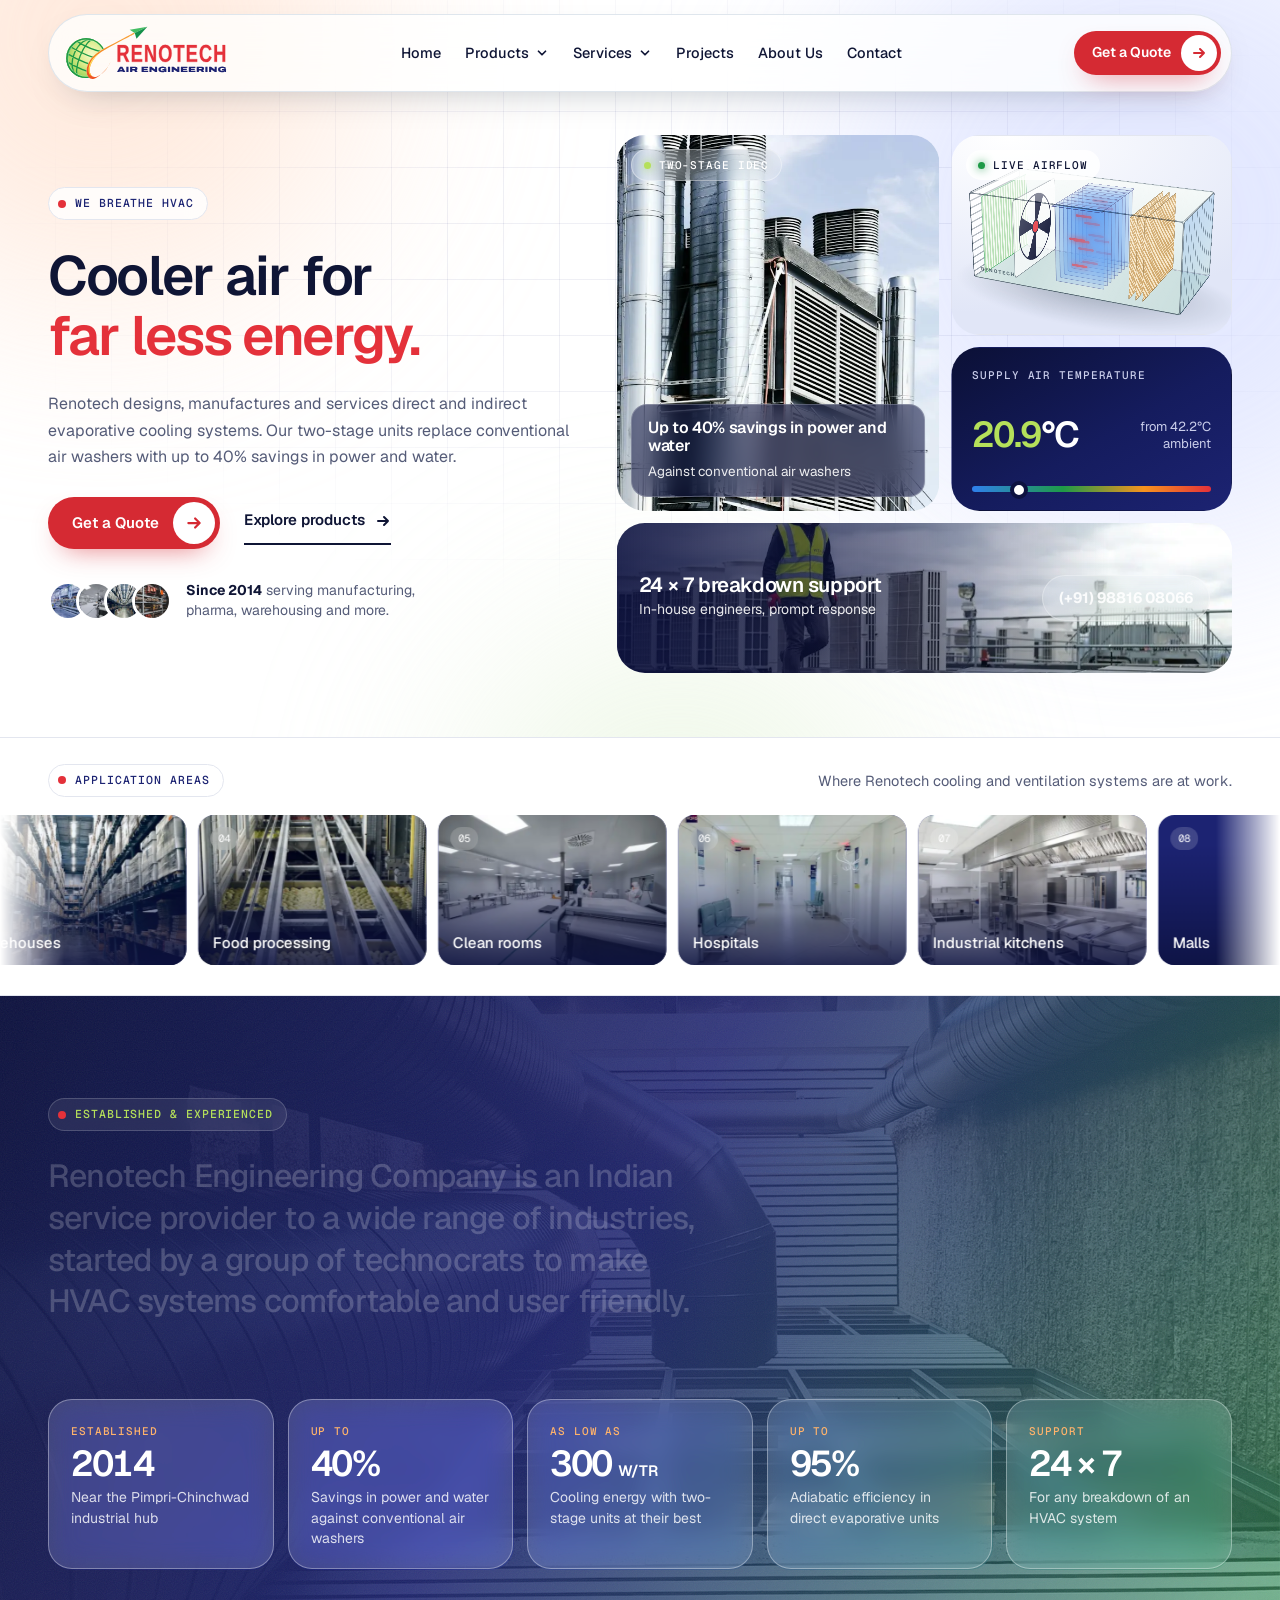
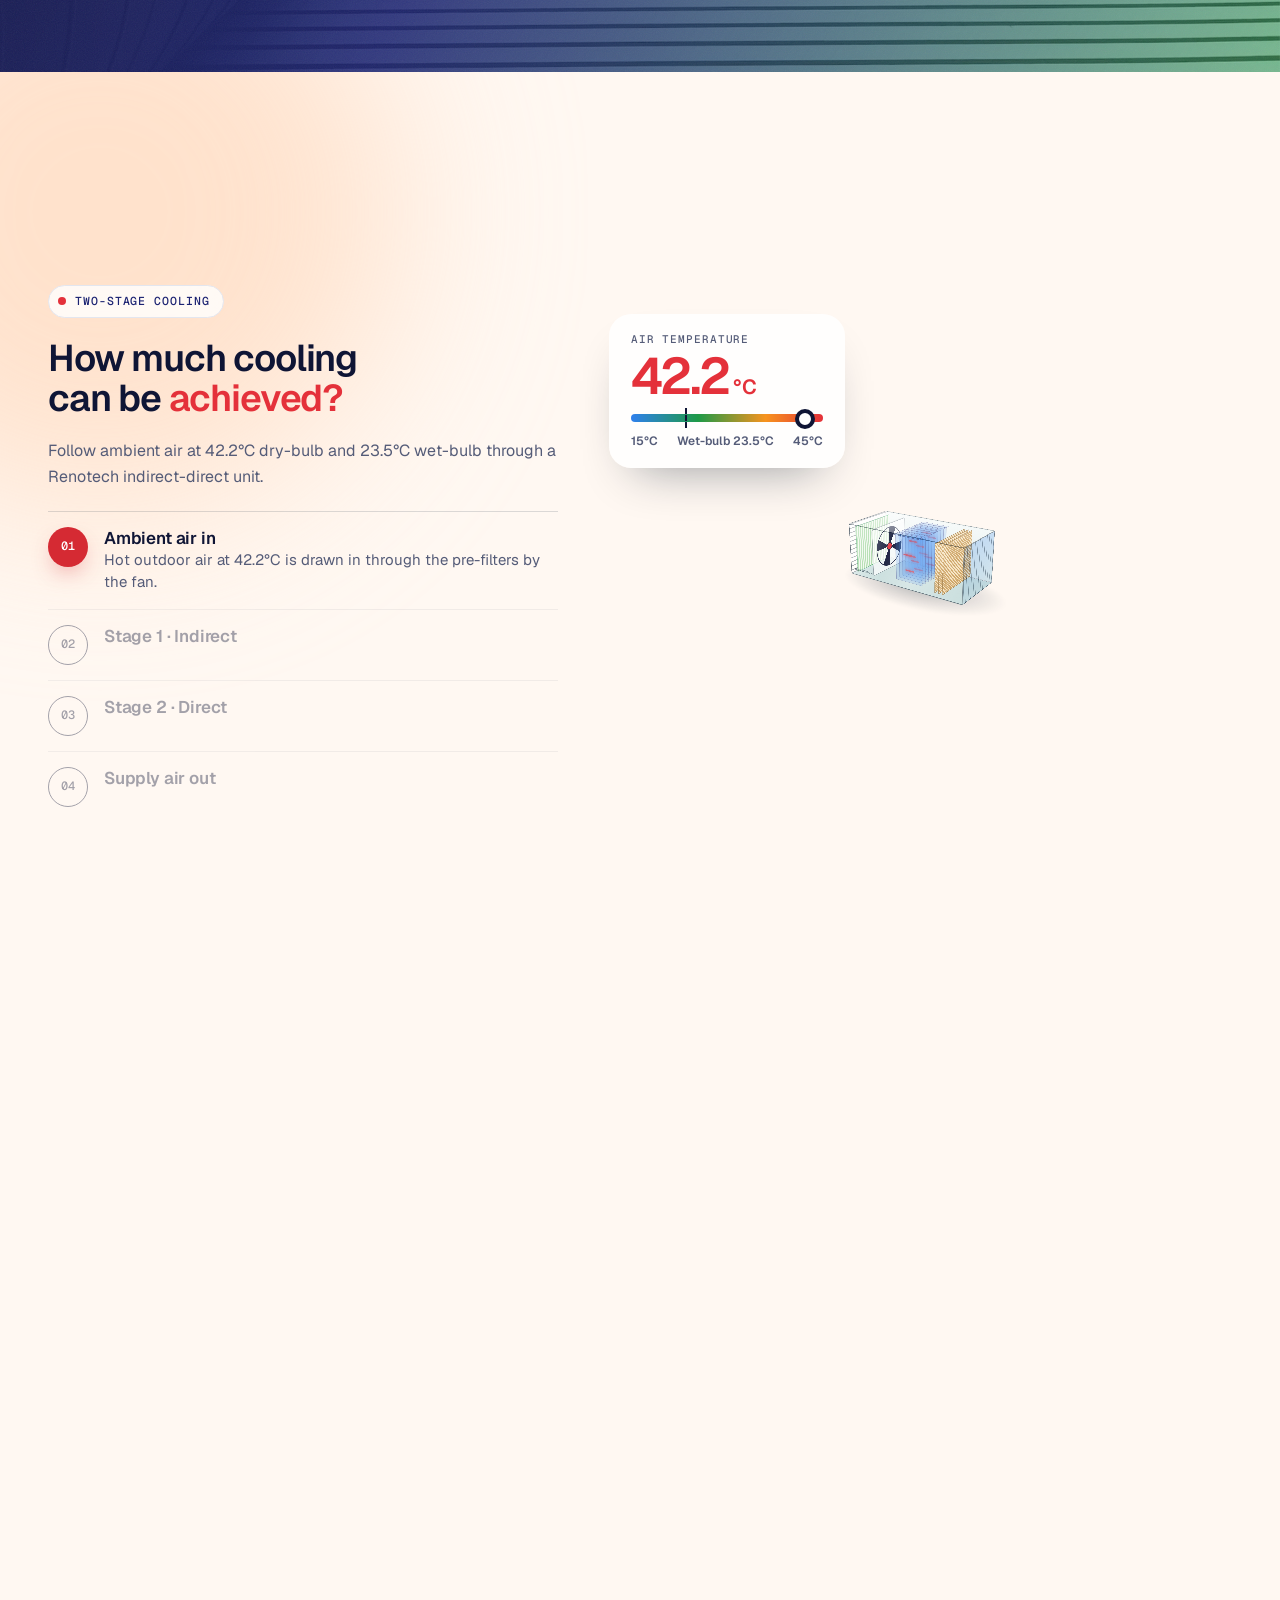
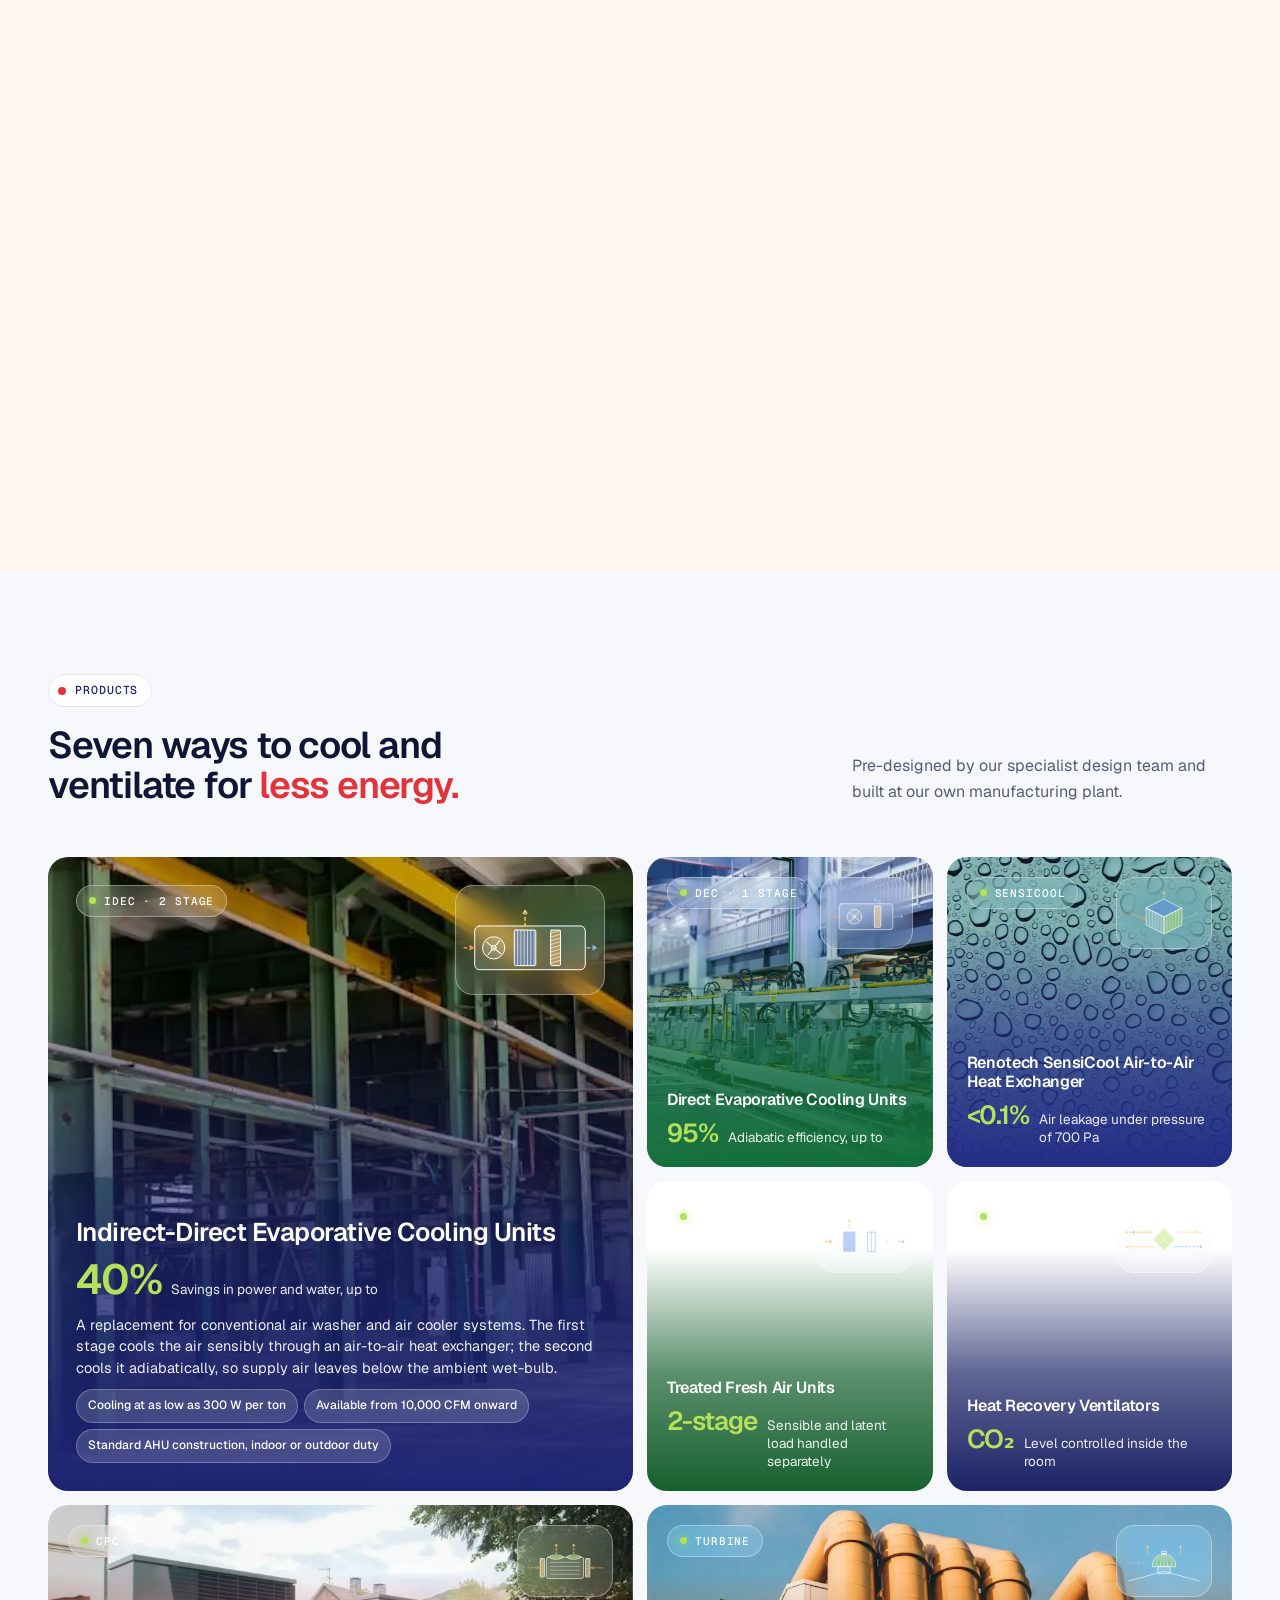
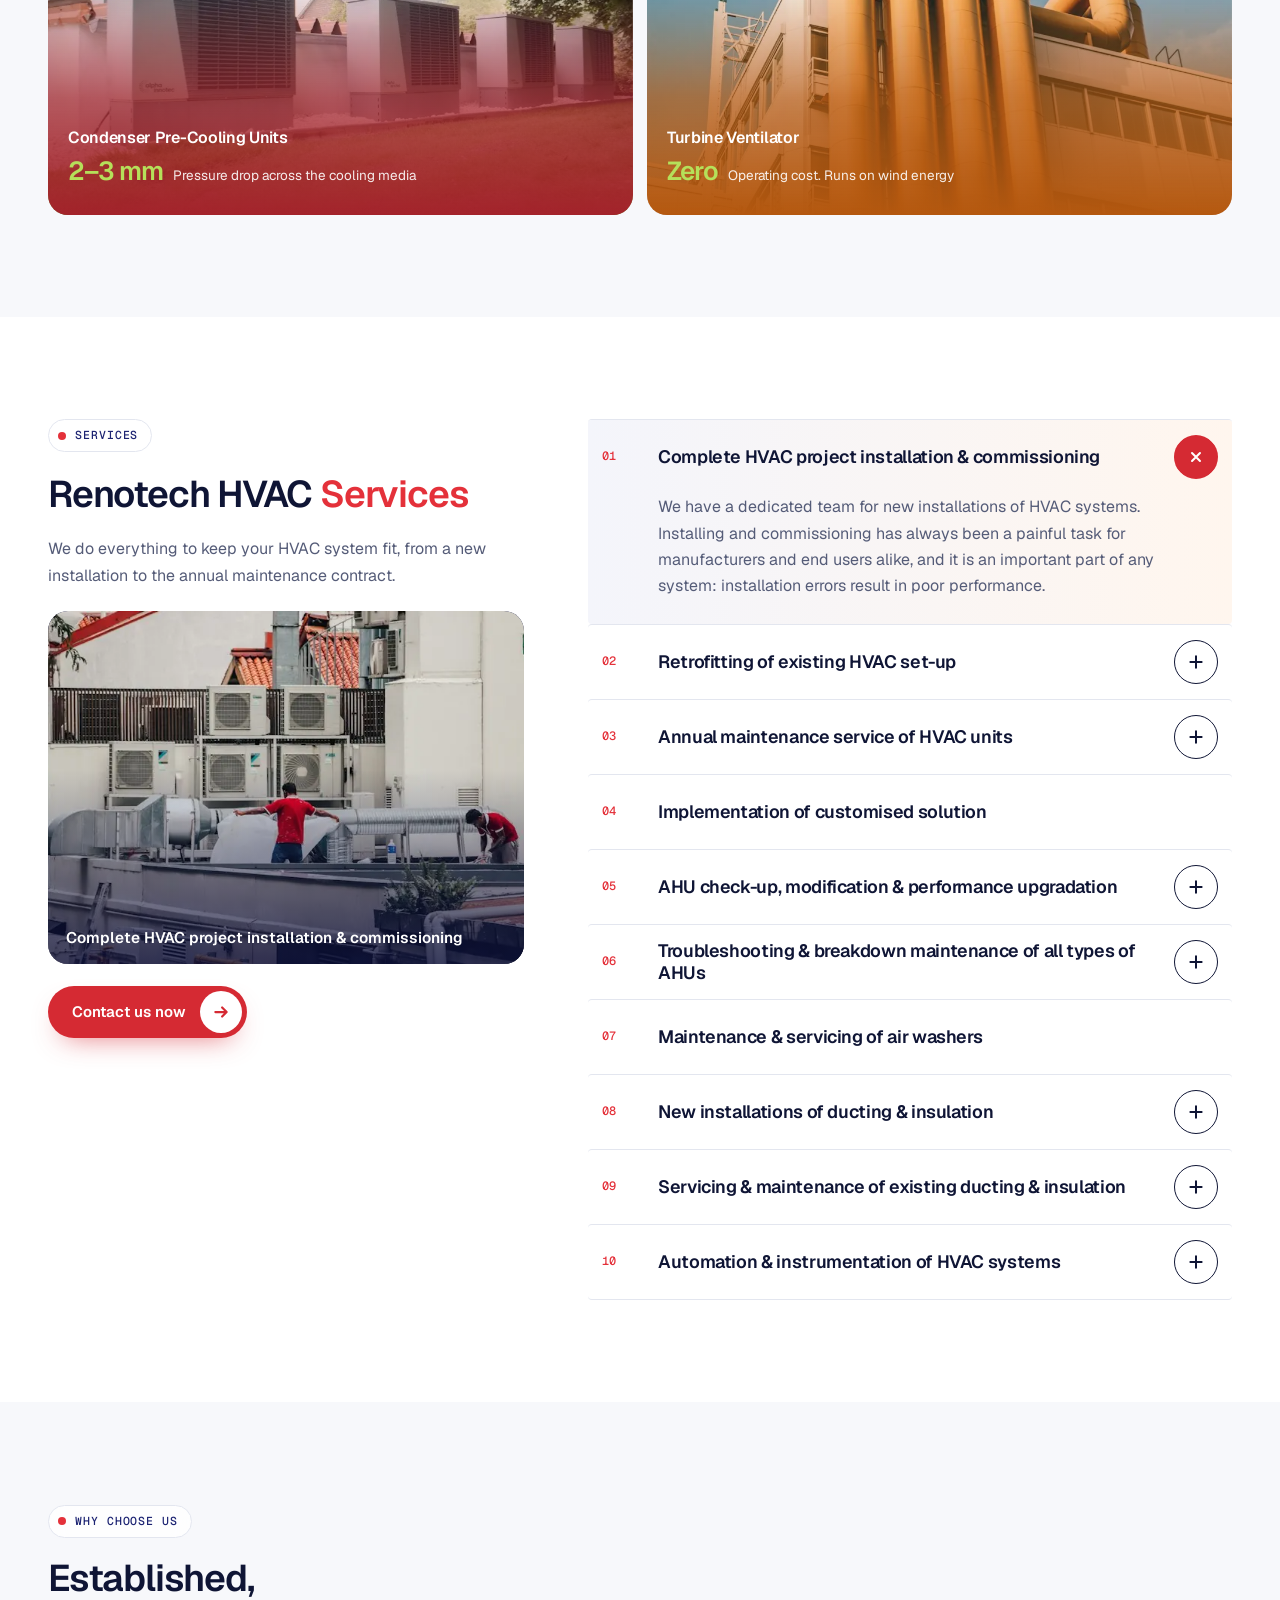
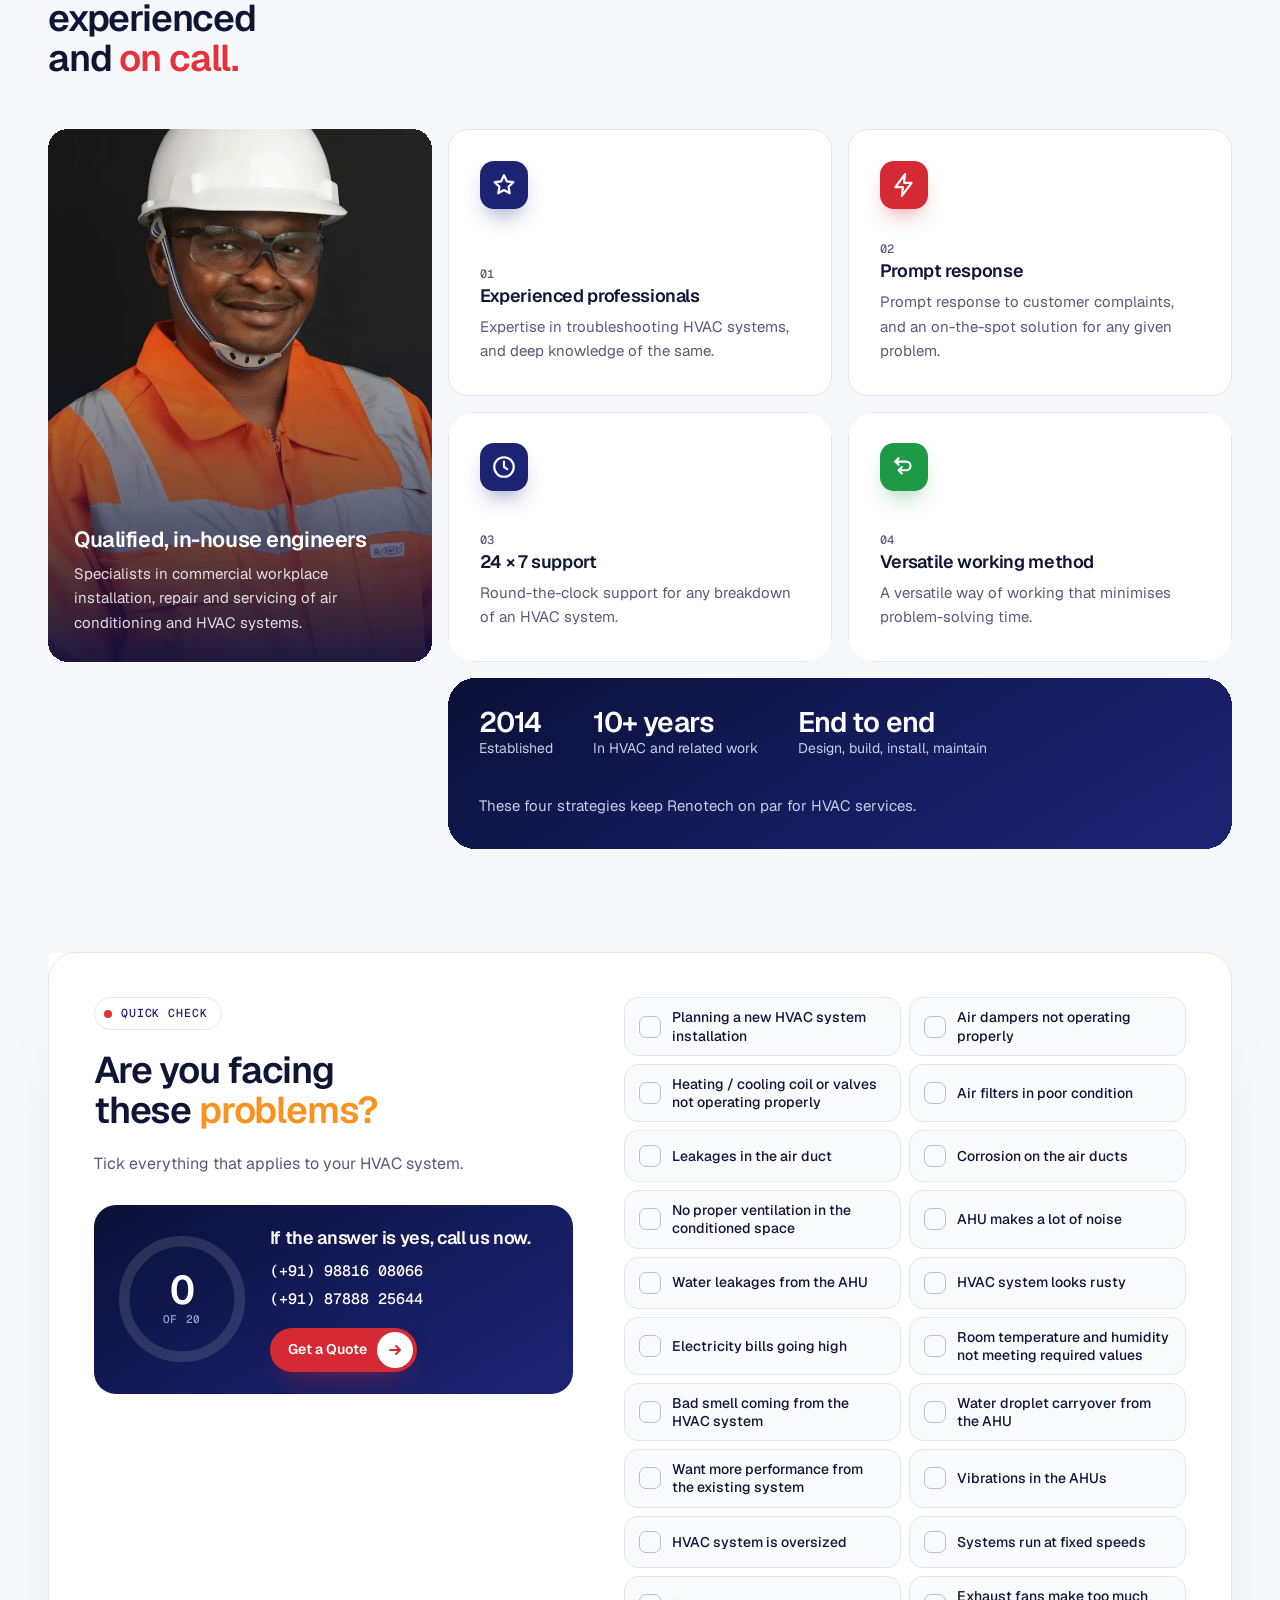
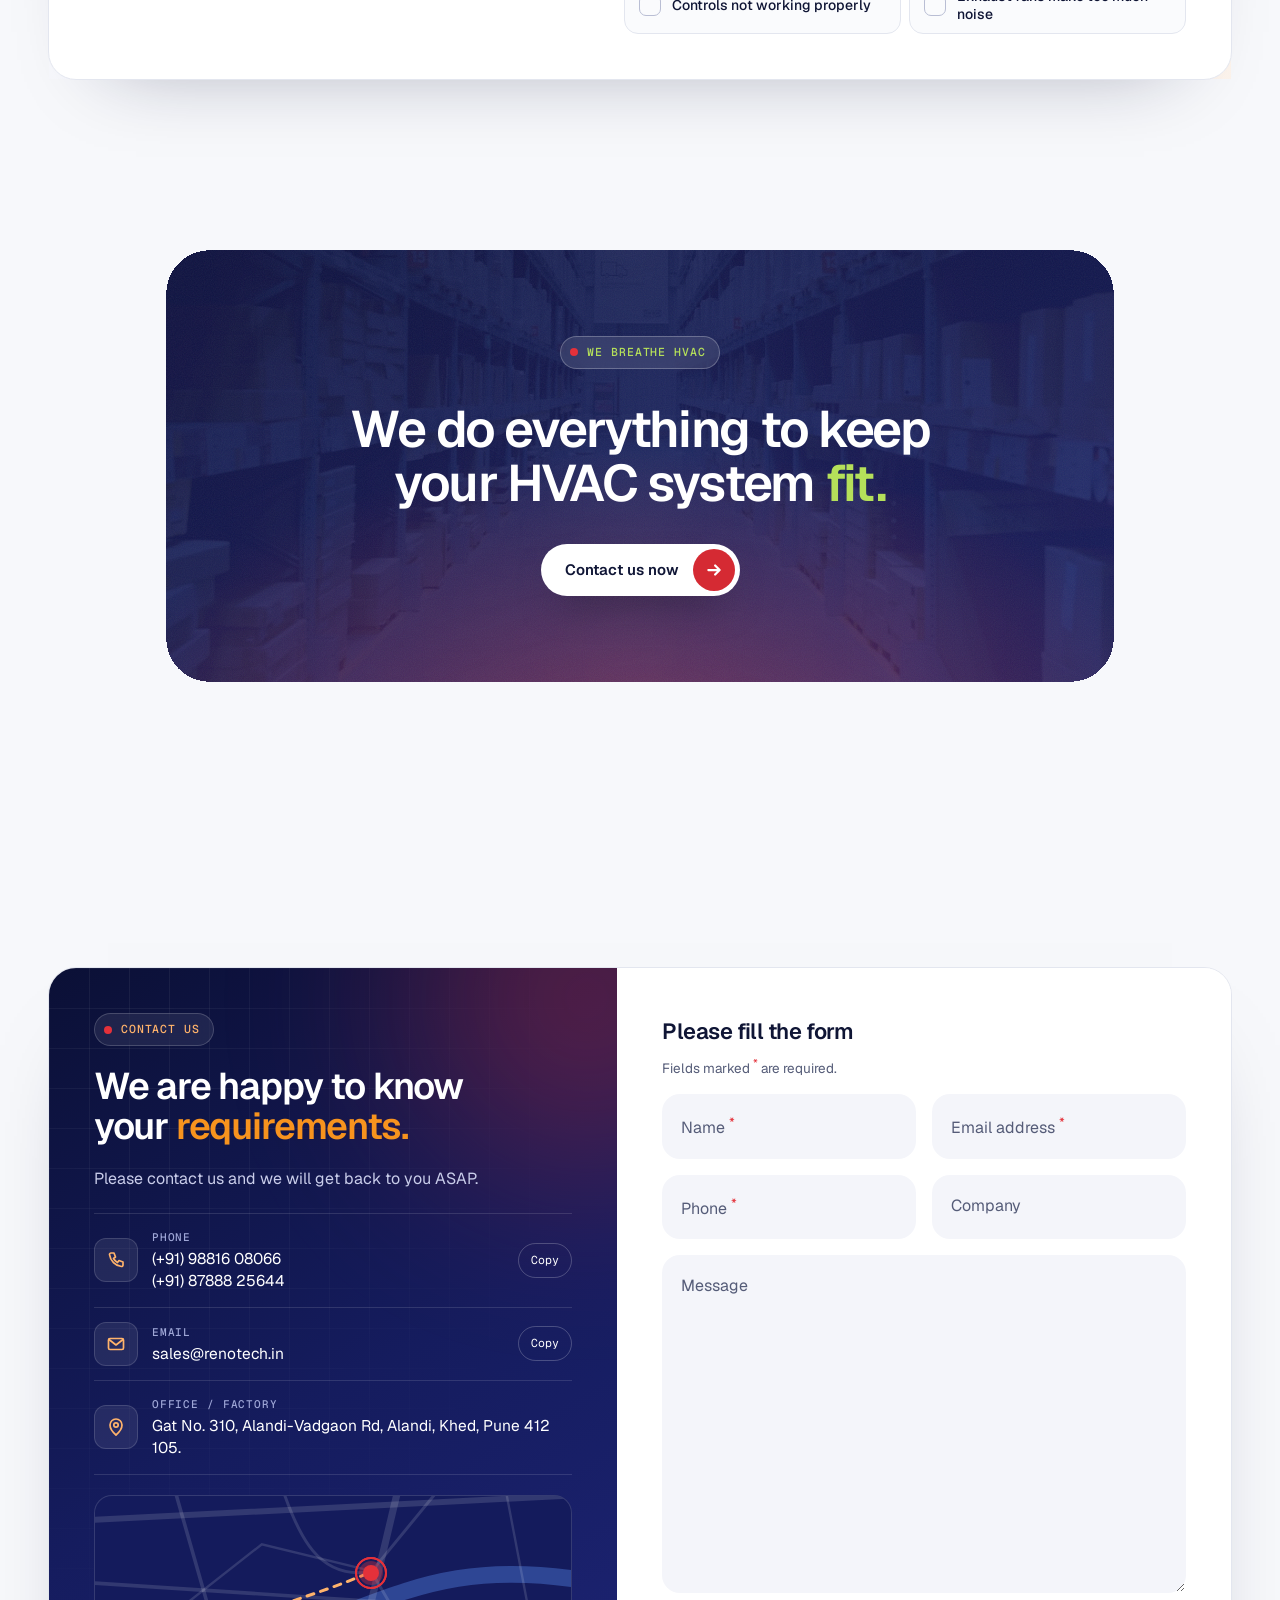
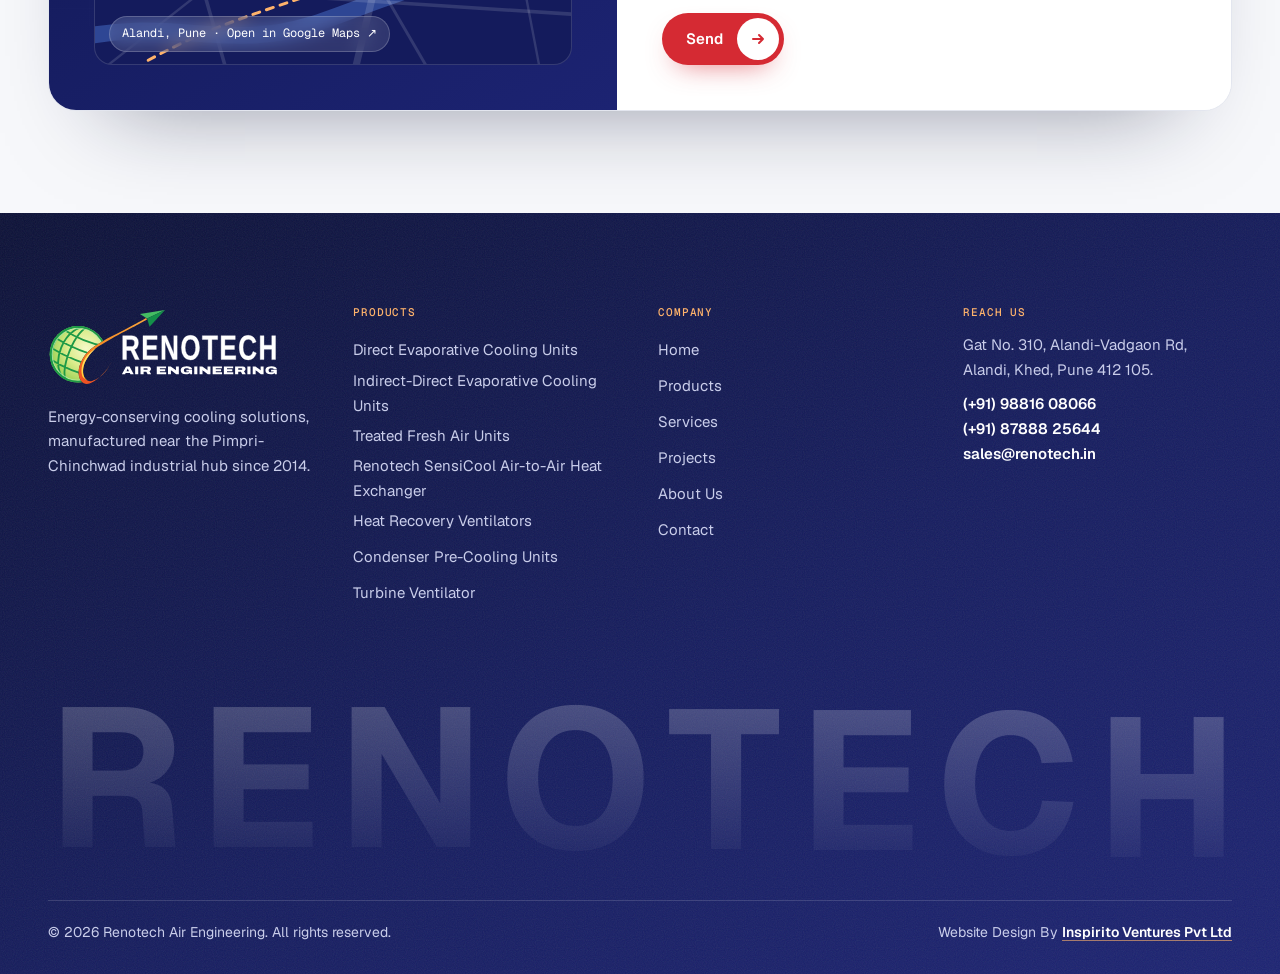
<file: index.html>
<!doctype html>
<html lang="en">
<head>
<meta charset="utf-8">
<meta name="viewport" content="width=device-width, initial-scale=1, viewport-fit=cover">
<title>Renotech Air Engineering | Energy-Saving Evaporative Cooling &amp; HVAC, Pune</title>
<meta name="description" content="Renotech designs, manufactures and services direct and indirect evaporative cooling systems, heat recovery and ventilation units, with up to 40% savings in power and water. HVAC installation, retrofit and AMC near Pune.">
<meta name="theme-color" content="#1C2372">
<link rel="canonical" href="https://renotech.in/">
<meta property="og:type" content="website">
<meta property="og:site_name" content="Renotech Air Engineering">
<meta property="og:title" content="Renotech Air Engineering | Cooler air for far less energy">
<meta property="og:description" content="Renotech designs, manufactures and services direct and indirect evaporative cooling systems, heat recovery and ventilation units, with up to 40% savings in power and water. HVAC installation, retrofit and AMC near Pune.">
<meta property="og:url" content="https://renotech.in/">
<meta property="og:image" content="https://renotech.in/assets/img/og-image.jpg">
<meta property="og:image:width" content="1200">
<meta property="og:image:height" content="630">
<meta name="twitter:card" content="summary_large_image">
<link rel="icon" href="favicon.svg" type="image/svg+xml">
<link rel="icon" href="favicon-32.png" sizes="32x32" type="image/png">
<link rel="apple-touch-icon" href="apple-touch-icon.png">
<link rel="preload" href="assets/fonts/geist-latin-wght-normal.woff2" as="font" type="font/woff2" crossorigin>
<link rel="preload" href="assets/fonts/geist-mono-latin-wght-normal.woff2" as="font" type="font/woff2" crossorigin>
<link rel="stylesheet" href="assets/css/style.css?v=20261009">
<script>document.documentElement.classList.add('js');</script>
<script type="application/ld+json">
{"@context":"https://schema.org","@type":"LocalBusiness","name":"Renotech Air Engineering","url":"https://renotech.in/","logo":"https://renotech.in/assets/img/logo/renotech-logo.svg","image":"https://renotech.in/assets/img/og-image.jpg","telephone":"+91-98816-08066","email":"sales@renotech.in","foundingDate":"2014","address":{"@type":"PostalAddress","streetAddress":"Gat No. 310, Alandi-Vadgaon Rd, Alandi, Khed","addressLocality":"Pune","postalCode":"412105","addressRegion":"Maharashtra","addressCountry":"IN"}}
</script>
</head>
<body>
<div class="intro" id="intro" aria-hidden="true">
  <div class="intro-cols"><i></i><i></i><i></i><i></i><i></i><i></i></div>
  <div class="intro-in"><div class="intro-logo"><img src="assets/img/logo/renotech-logo-white.svg" alt="" width="317" height="120"></div><div class="intro-bar"><b id="introBar"></b></div><div class="intro-n"><span id="introN">0</span>%</div></div>
</div>
<div class="progress" id="progress"></div>
<div class="cursor" id="cursor"></div>
<svg width="0" height="0" style="position:absolute" aria-hidden="true"><defs><linearGradient id="rg" x1="0" y1="0" x2="1" y2="1"><stop offset="0" stop-color="#F7931E"></stop><stop offset="1" stop-color="#E4313A"></stop></linearGradient></defs></svg>

<header class="nav" id="nav">
  <div class="nav-bar">
    <a href="#top" class="logo" data-close aria-label="Renotech Air Engineering, home"><img src="assets/img/logo/renotech-logo.svg" alt="Renotech Air Engineering" width="164" height="62"></a>
    <nav class="links" aria-label="Main">
      <a href="#top" class="nl" data-close><span class="roll"><span data-t="Home">Home</span></span></a>
      <button type="button" class="nl" data-menu="p" aria-expanded="false"><span class="roll"><span data-t="Products">Products</span></span><svg width="14" height="14" viewBox="0 0 16 16" fill="none" stroke="currentColor" stroke-width="2" stroke-linecap="round" stroke-linejoin="round" aria-hidden="true"><path d="M4 6l4 4 4-4"></path></svg></button>
      <button type="button" class="nl" data-menu="s" aria-expanded="false"><span class="roll"><span data-t="Services">Services</span></span><svg width="14" height="14" viewBox="0 0 16 16" fill="none" stroke="currentColor" stroke-width="2" stroke-linecap="round" stroke-linejoin="round" aria-hidden="true"><path d="M4 6l4 4 4-4"></path></svg></button>
      <a href="#" class="nl" data-close><span class="roll"><span data-t="Projects">Projects</span></span></a>
      <a href="#" class="nl" data-close><span class="roll"><span data-t="About Us">About Us</span></span></a>
      <a href="#" class="nl" data-close><span class="roll"><span data-t="Contact">Contact</span></span></a>
    </nav>
    <div class="nav-r">
      <span class="tel">(+91) 98816 08066</span>
      <a href="#contact" class="btn sm nav-cta" data-close data-mag><span>Get a Quote</span><span class="ic"><svg width="16" height="16" viewBox="0 0 16 16" fill="none" stroke="currentColor" stroke-width="2" stroke-linecap="round" stroke-linejoin="round" aria-hidden="true"><path d="M3 8h10M9 4l4 4-4 4"></path></svg></span></a>
      <button type="button" class="burger" id="burger" aria-label="Menu" aria-expanded="false"><span></span><span></span></button>
    </div>
  </div>
  <div class="mega mega-p" id="mega-p"></div>
  <div class="mega mega-s" id="mega-s">
    <div class="mi" data-serv-list="0"></div>
    <div class="mi" data-serv-list="1"></div>
    <a href="#" class="feat mi"><small>Breakdown?</small><strong>24 × 7 support</strong><span>For any breakdown of an HVAC system.</span><span style="color:#fff;font-weight:700">(+91) 98816 08066</span></a>
  </div>
</header>

<div class="mob" id="mob" data-lenis-prevent>
  <a href="#top" class="big mob-i">Home</a>
  <details class="mob-i"><summary>Products</summary><div data-mob-prod></div></details>
  <details class="mob-i"><summary>Services</summary><div data-mob-serv></div></details>
  <a href="#" class="big mob-i">Projects</a>
  <a href="#" class="big mob-i">About Us</a>
  <a href="#" class="big mob-i">Contact</a>
</div>

<main id="top">

<section class="hero" id="hero">
  <div class="aur a" data-par="0.3"></div><div class="aur b" data-par="-0.2"></div><div class="aur c" data-par="0.4"></div><div class="aur d" data-par="-0.3"></div>
  <div class="dots"></div>
  <canvas id="flow" aria-hidden="true"></canvas>
  <div class="wrap">
    <div class="hero-g">
      <div class="hero-l">
        <div class="chip-l" data-in><i></i><span data-scr>We breathe HVAC</span></div>
        <h1 class="disp h1" data-split>Cooler air for <span class="grad">far less energy.</span></h1>
        <p class="lead" data-in>Renotech designs, manufactures and services direct and indirect evaporative cooling systems. Our two-stage units replace conventional air washers with up to 40% savings in power and water.</p>
        <div class="hero-cta" data-in>
          <a href="#contact" class="btn" data-mag><span>Get a Quote</span><span class="ic"><svg width="18" height="18" viewBox="0 0 16 16" fill="none" stroke="currentColor" stroke-width="2" stroke-linecap="round" stroke-linejoin="round" aria-hidden="true"><path d="M3 8h10M9 4l4 4-4 4"></path></svg></span></a>
          <a href="#products" class="ghost">Explore products <svg width="16" height="16" viewBox="0 0 16 16" fill="none" stroke="currentColor" stroke-width="2" stroke-linecap="round" stroke-linejoin="round" aria-hidden="true"><path d="M3 8h10M9 4l4 4-4 4"></path></svg></a>
        </div>
        <div class="trust" data-in>
          <div class="faces"><img src="assets/img/sections/avatar-manufacturing.webp" alt=""><img src="assets/img/sections/avatar-pharma.webp" alt=""><img src="assets/img/sections/avatar-warehouse.webp" alt=""><img src="assets/img/sections/avatar-it.webp" alt=""></div>
          <p><b>Since 2014</b> serving manufacturing, pharma, warehousing and more.</p>
        </div>
      </div>
      <div class="bento" id="bento">
        <div class="tile t-a spot" data-tile>
          <img class="bg" fetchpriority="high" src="assets/img/sections/hero-ventilation-stacks.webp" alt="Stainless steel ventilation stacks against a blue sky" data-hpar="14">
          <span class="tag glass"><i></i>Two-stage IDEC</span>
          <div class="cap glass"><b>Up to 40% savings in power and water</b><span>Against conventional air washers</span></div>
        </div>
        <div class="tile t-b spot" data-tile><span class="tag"><i></i>Live airflow</span><div class="stage" data-unit="tile"></div></div>
        <div class="tile t-c gb" data-tile>
          <small>Supply air temperature</small>
          <div class="row"><div class="big"><span class="grad lime" id="heroT">20.9</span>°C</div><span>from 42.2°C<br>ambient</span></div>
          <div class="tbar"><i id="heroDot"></i></div>
        </div>
        <div class="tile t-d spot" data-tile>
          <img class="bg" src="assets/img/sections/rooftop-engineer.webp" alt="Engineer on a rooftop beside condenser units" data-hpar="10">
          <div><b>24 × 7 breakdown support</b><span>In-house engineers, prompt response</span></div>
          <span class="num glass">(+91) 98816 08066</span>
        </div>
      </div>
    </div>
  </div>
</section>

<section class="ind" aria-label="Application areas">
  <div class="wrap ind-h">
    <div class="chip-l"><i></i><span>Application areas</span></div>
    <p>Where Renotech cooling and ventilation systems are at work.</p>
  </div>
  <div class="ind-track"><div class="ind-row" id="indRow"></div></div>
</section>

<section class="about sec" id="about">
  <img class="pimg" loading="lazy" decoding="async" src="assets/img/sections/about-ductwork.webp" alt="" data-speed="1.4">
  <div class="grain"></div>
  <div class="wrap on-deep">
    <div class="chip-l" data-rv><i></i><span data-scr>Established &amp; experienced</span></div>
    <p class="state-t" id="stateT">Renotech Engineering Company is an Indian service provider to a wide range of industries, started by a group of technocrats to make HVAC systems <span data-g>comfortable and user friendly.</span></p>
    <div class="stats" data-stagger>
      <div class="st glass spot"><small>Established</small><b>2014</b><span>Near the Pimpri-Chinchwad industrial hub</span></div>
      <div class="st glass spot"><small>Up to</small><b><span data-count="40">40</span>%</b><span>Savings in power and water against conventional air washers</span></div>
      <div class="st glass spot"><small>As low as</small><b><span data-count="300">300</span><em>W/TR</em></b><span>Cooling energy with two-stage units at their best</span></div>
      <div class="st glass spot"><small>Up to</small><b><span data-count="95">95</span>%</b><span>Adiabatic efficiency in direct evaporative units</span></div>
      <div class="st glass spot"><small>Support</small><b>24 × 7</b><span>For any breakdown of an HVAC system</span></div>
    </div>
  </div>
</section>

<section class="how" id="how">
  <div class="how-glow"><i class="h1g" id="hg1"></i><i class="c1g" id="cg1"></i></div>
  <div class="how-pin" id="howPin">
    <div class="wrap">
      <div class="how-g">
        <div class="how-l">
          <div class="chip-l"><i></i><span>Two-stage cooling</span></div>
          <h2 class="disp h2">How much cooling can be <span class="grad">achieved?</span></h2>
          <p class="lead">Follow ambient air at 42.2°C dry-bulb and 23.5°C wet-bulb through a Renotech indirect-direct unit.</p>
          <div class="steps" id="steps">
            <div class="step on"><em>01</em><div><b>Ambient air in</b><p><span>Hot outdoor air at 42.2°C is drawn in through the pre-filters by the fan.</span></p></div></div>
            <div class="step"><em>02</em><div><b>Stage 1 · Indirect</b><p><span>The air-to-air heat exchanger cools the air sensibly, without adding moisture. At 65% efficiency it leaves at 30.0°C.</span></p></div></div>
            <div class="step"><em>03</em><div><b>Stage 2 · Direct</b><p><span>The cooling pad then cools it adiabatically at 90% efficiency, down to 20.9°C.</span></p></div></div>
            <div class="step"><em>04</em><div><b>Supply air out</b><p><span>Supply air leaves 2.6°C below the ambient wet-bulb temperature, at lower power than a compressor system.</span></p></div></div>
          </div>
        </div>
        <div class="how-r">
          <div class="temp">
            <small>Air temperature</small>
            <b id="tempB"><span id="tempN">42.2</span><em>°C</em></b>
            <div class="scale"><u></u><i id="tempDot"></i></div>
            <div class="scale-l"><span>15°C</span><span>Wet-bulb 23.5°C</span><span>45°C</span></div>
          </div>
          <div class="stage" data-unit="how"></div>
          <div class="how-note" id="howNote">A direct single-stage unit on the same day supplies <b>24.4°C</b>. Two stages reach <b>20.9°C</b>.</div>
        </div>
      </div>
    </div>
  </div>
</section>

<section class="sec" id="products">
  <div class="wrap">
    <div class="phead">
      <div>
        <div class="chip-l" data-rv><i></i><span data-scr>Products</span></div>
        <h2 class="disp h2" data-split>Seven ways to cool and ventilate for <span class="grad">less energy.</span></h2>
      </div>
      <p class="lead" data-rv style="max-width:380px">Pre-designed by our specialist design team and built at our own manufacturing plant.</p>
    </div>
    <div class="pgrid" id="pgrid"></div>
  </div>
</section>

<section class="serv sec" id="services">
  <div class="wrap">
    <div class="serv-g">
      <div class="serv-l">
        <div class="chip-l" data-rv><i></i><span data-scr>Services</span></div>
        <h2 class="disp h2" data-split>Renotech HVAC <span class="grad">Services</span></h2>
        <p class="lead" data-rv>We do everything to keep your HVAC system fit, from a new installation to the annual maintenance contract.</p>
        <div class="prev" id="prev" data-rv><span id="prevT">Complete HVAC project installation &amp; commissioning</span></div>
        <a href="#contact" class="btn" data-rv data-mag><span>Contact us now</span><span class="ic"><svg width="18" height="18" viewBox="0 0 16 16" fill="none" stroke="currentColor" stroke-width="2" stroke-linecap="round" stroke-linejoin="round" aria-hidden="true"><path d="M3 8h10M9 4l4 4-4 4"></path></svg></span></a>
      </div>
      <div id="accs" data-stagger></div>
    </div>
  </div>
</section>

<section class="why sec">
  <div class="wrap">
    <div class="chip-l" data-rv><i></i><span data-scr>Why choose us</span></div>
    <h2 class="disp h2" data-split style="margin-top:20px;max-width:16ch">Established, experienced and <span class="grad">on call.</span></h2>
    <div class="wgrid" id="wgrid">
      <div class="tile w-ph spot">
        <img class="bg" loading="lazy" decoding="async" src="assets/img/sections/why-engineer.webp" alt="Engineer in a hard hat and safety vest" data-speed="0.8">
        <b>Qualified, in-house engineers</b>
        <p>Specialists in commercial workplace installation, repair and servicing of air conditioning and HVAC systems.</p>
      </div>
      <div class="tile wt spot"><div class="ico"><svg width="26" height="26" viewBox="0 0 24 24" fill="none" stroke="currentColor" stroke-width="2" stroke-linecap="round" stroke-linejoin="round" aria-hidden="true"><path d="M12 3l2.6 5.6 6 .8-4.4 4.2 1.1 6-5.3-3-5.3 3 1.1-6L3.4 9.4l6-.8z"></path></svg></div><div><span class="n">01</span><h3>Experienced professionals</h3><p>Expertise in troubleshooting HVAC systems, and deep knowledge of the same.</p></div></div>
      <div class="tile wt spot"><div class="ico"><svg width="26" height="26" viewBox="0 0 24 24" fill="none" stroke="currentColor" stroke-width="2" stroke-linecap="round" stroke-linejoin="round" aria-hidden="true"><path d="M13 2L4 14h7l-1 8 9-12h-7z"></path></svg></div><div><span class="n">02</span><h3>Prompt response</h3><p>Prompt response to customer complaints, and an on-the-spot solution for any given problem.</p></div></div>
      <div class="tile wt spot"><div class="ico"><svg width="26" height="26" viewBox="0 0 24 24" fill="none" stroke="currentColor" stroke-width="2" stroke-linecap="round" stroke-linejoin="round" aria-hidden="true"><circle cx="12" cy="12" r="9"></circle><path d="M12 7v5l3 2"></path></svg></div><div><span class="n">03</span><h3>24 × 7 support</h3><p>Round-the-clock support for any breakdown of an HVAC system.</p></div></div>
      <div class="tile wt spot"><div class="ico"><svg width="26" height="26" viewBox="0 0 24 24" fill="none" stroke="currentColor" stroke-width="2" stroke-linecap="round" stroke-linejoin="round" aria-hidden="true"><path d="M4 7h10a4 4 0 0 1 0 8H8"></path><path d="M7 4L4 7l3 3M10 12l-3 3 3 3"></path></svg></div><div><span class="n">04</span><h3>Versatile working method</h3><p>A versatile way of working that minimises problem-solving time.</p></div></div>
      <div class="tile wt w-wide gb">
        <div class="row"><div><b>2014</b><span>Established</span></div><div><b>10+ years</b><span>In HVAC and related work</span></div><div><b>End to end</b><span>Design, build, install, maintain</span></div></div>
        <p>These four strategies keep Renotech on par for HVAC services.</p>
      </div>
    </div>
  </div>
</section>

<section class="sec" style="padding-top:0" id="check">
  <div class="wrap">
    <div class="check-t">
      <div class="check-l">
        <div class="chip-l" data-rv><i></i><span data-scr>Quick check</span></div>
        <h2 class="disp h2" data-split>Are you facing these <span class="grad heat">problems?</span></h2>
        <p class="lead" data-rv>Tick everything that applies to your HVAC system.</p>
        <div class="meter" data-rv>
          <div class="ring"><svg viewBox="0 0 160 160" aria-hidden="true"><circle class="bgc" cx="80" cy="80" r="70"></circle><circle class="fg" id="ringFg" cx="80" cy="80" r="70"></circle></svg><div><b id="tickN">0</b><span>of 20</span></div></div>
          <div class="meter-t">
            <h3>If the answer is yes, call us now.</h3>
            <span class="ph-n">(+91) 98816 08066</span>
            <span class="ph-n">(+91) 87888 25644</span>
            <a href="#contact" class="btn sm" data-mag><span>Get a Quote</span><span class="ic"><svg width="16" height="16" viewBox="0 0 16 16" fill="none" stroke="currentColor" stroke-width="2" stroke-linecap="round" stroke-linejoin="round" aria-hidden="true"><path d="M3 8h10M9 4l4 4-4 4"></path></svg></span></a>
          </div>
        </div>
      </div>
      <div class="ckwrap"><div class="cklist" id="chips" data-stagger="0.02"></div><button type="button" class="ckmore" id="ckMore" aria-expanded="false">Show all 20</button></div>
    </div>
  </div>
</section>

<section class="cta" id="cta">
  <div class="cta-in" id="ctaIn">
    <img class="pimg" loading="lazy" decoding="async" src="assets/img/sections/cta-warehouse.webp" alt="" data-speed="1.6">
    <div class="grain"></div>
    <div class="chip-l" style="background:rgba(255,255,255,.1);border-color:rgba(255,255,255,.25);color:var(--lime)"><i></i><span>We breathe HVAC</span></div>
    <h2 data-split>We do everything to keep your HVAC system <span class="grad lime">fit.</span></h2>
    <a href="#contact" class="btn wh" data-mag><span>Contact us now</span><span class="ic"><svg width="18" height="18" viewBox="0 0 16 16" fill="none" stroke="currentColor" stroke-width="2" stroke-linecap="round" stroke-linejoin="round" aria-hidden="true"><path d="M3 8h10M9 4l4 4-4 4"></path></svg></span></a>
  </div>
</section>

<section class="contact sec" id="contact">
  <div class="wrap">
    <div class="cbox" data-rv>
      <div class="c-info">
        <div class="grid-bg" aria-hidden="true"></div>
        <div class="chip-l"><i></i><span data-scr>Contact us</span></div>
        <h2 class="disp h2">We are happy to know your <span class="grad heat">requirements.</span></h2>
        <p class="lead">Please contact us and we will get back to you ASAP.</p>
        <div class="cm">
          <div class="cm-r"><i><svg width="20" height="20" viewBox="0 0 20 20" fill="none" stroke="currentColor" stroke-width="1.7" stroke-linecap="round" stroke-linejoin="round" aria-hidden="true"><path d="M5 3h3l1.5 4-2 1.5a10 10 0 0 0 4 4l1.5-2 4 1.5v3a1.5 1.5 0 0 1-1.6 1.5A14 14 0 0 1 3.5 4.6 1.5 1.5 0 0 1 5 3z"></path></svg></i><div><b>Phone</b><span>(+91) 98816 08066</span><span>(+91) 87888 25644</span></div><button type="button" class="cp" data-copy="+91 98816 08066">Copy</button></div>
          <div class="cm-r"><i><svg width="20" height="20" viewBox="0 0 20 20" fill="none" stroke="currentColor" stroke-width="1.7" stroke-linecap="round" stroke-linejoin="round" aria-hidden="true"><rect x="2.5" y="4.5" width="15" height="11" rx="1.5"></rect><path d="M3 5.5l7 5.5 7-5.5"></path></svg></i><div><b>Email</b><span>sales@renotech.in</span></div><button type="button" class="cp" data-copy="sales@renotech.in">Copy</button></div>
          <div class="cm-r"><i><svg width="20" height="20" viewBox="0 0 20 20" fill="none" stroke="currentColor" stroke-width="1.7" stroke-linecap="round" stroke-linejoin="round" aria-hidden="true"><path d="M10 18s6-5.2 6-10a6 6 0 1 0-12 0c0 4.8 6 10 6 10z"></path><circle cx="10" cy="8" r="2.2"></circle></svg></i><div><b>Office / Factory</b><span>Gat No. 310, Alandi-Vadgaon Rd, Alandi, Khed, Pune 412 105.</span></div></div>
        </div>
        <a class="maptile" href="https://www.google.com/maps/search/?api=1&amp;query=Renotech%20Air%20Engineering%20Alandi%20Pune" target="_blank" rel="noopener">
        <svg viewBox="0 0 400 180" preserveAspectRatio="xMidYMid slice" aria-hidden="true">
          <path d="M-20 140 C 60 120, 110 150, 180 128 S 300 70, 420 92" fill="none" stroke="rgba(91,141,239,.38)" stroke-width="14" stroke-linecap="round"></path>
          <g fill="none" stroke="rgba(255,255,255,.13)" stroke-linecap="round">
            <path d="M-10 40 L420 18" stroke-width="5"></path><path d="M60 -10 L120 200" stroke-width="3"></path><path d="M260 -10 L210 200" stroke-width="6"></path>
            <path d="M-10 92 L420 120" stroke-width="3"></path><path d="M340 -10 L380 200" stroke-width="2"></path><path d="M150 -10 C 170 60, 190 90, 232 83" stroke-width="2.5"></path>
            <path d="M0 170 L140 60 L230 82" stroke-width="2"></path><path d="M300 0 L232 83 L300 200" stroke-width="2.5"></path>
          </g>
          <path d="M40 160 C 110 120, 170 110, 232 83" fill="none" stroke="#FFB36B" stroke-width="2.5" stroke-dasharray="6 6" stroke-linecap="round"><animate attributeName="stroke-dashoffset" from="24" to="0" dur="1.2s" repeatCount="indefinite"></animate></path>
        </svg>
          <span class="pin" aria-hidden="true"></span>
          <span class="mt-l">Alandi, Pune · Open in Google Maps ↗</span>
        </a>
      </div>
      <form class="c-form" id="form" novalidate>
        <div>
          <h3>Please fill the form</h3>
          <p class="note">Fields marked <sup>*</sup> are required.</p>
        </div>
        <div class="fg">
          <div class="fld"><input id="f-name" name="name" type="text" placeholder=" " required autocomplete="name"><label for="f-name">Name <sup>*</sup></label></div>
          <div class="fld"><input id="f-email" name="email" type="email" placeholder=" " required autocomplete="email"><label for="f-email">Email address <sup>*</sup></label></div>
          <div class="fld"><input id="f-phone" name="phone" type="tel" placeholder=" " required autocomplete="tel"><label for="f-phone">Phone <sup>*</sup></label></div>
          <div class="fld"><input id="f-company" name="company" type="text" placeholder=" " autocomplete="organization"><label for="f-company">Company</label></div>
        </div>
        <div class="fld grow"><textarea id="f-msg" name="message" placeholder=" "></textarea><label for="f-msg">Message</label></div>
        <div class="c-foot">
          <button type="submit" class="btn" data-mag><span>Send</span><span class="ic"><svg width="16" height="16" viewBox="0 0 16 16" fill="none" stroke="currentColor" stroke-width="2" stroke-linecap="round" stroke-linejoin="round" aria-hidden="true"><path d="M3 8h10M9 4l4 4-4 4"></path></svg></span></button>
          <span class="sent" id="sent" role="status" hidden>Online enquiries are coming soon. Please call (+91) 98816 08066 or email sales@renotech.in.</span>
        </div>
      </form>
    </div>
  </div>
</section>

</main>

<footer class="foot" id="foot">
  <div class="grain"></div>
  <div class="wrap">
    <div class="foot-g" data-stagger>
      <div><a href="#top" class="logo" aria-label="Renotech Air Engineering, home"><img src="assets/img/logo/renotech-logo-white.svg" alt="Renotech Air Engineering" width="233" height="88" loading="lazy"></a><p style="margin-top:14px">Energy-conserving cooling solutions, manufactured near the Pimpri-Chinchwad industrial hub since 2014.</p></div>
      <div><h4>Products</h4><div data-foot-prod></div></div>
      <div><h4>Company</h4><a class="fl" href="#top">Home</a><a class="fl" href="#">Products</a><a class="fl" href="#">Services</a><a class="fl" href="#">Projects</a><a class="fl" href="#">About Us</a><a class="fl" href="#">Contact</a></div>
      <div><h4>Reach us</h4><p>Gat No. 310, Alandi-Vadgaon Rd, Alandi, Khed, Pune 412 105.</p><p style="margin-top:10px;color:#fff;font-weight:600">(+91) 98816 08066<br>(+91) 87888 25644<br>sales@renotech.in</p></div>
    </div>
    <div class="word" id="word" aria-hidden="true"></div>
    <div class="base"><span>© 2026 Renotech Air Engineering. All rights reserved.</span><span class="credit">Website Design By <a href="https://inspirito.in" target="_blank" rel="noopener">Inspirito Ventures Pvt Ltd</a></span></div>
  </div>
</footer>

<div class="mobbar" id="mobbar"><a href="tel:+919881608066"><svg width="16" height="16" viewBox="0 0 20 20" fill="none" stroke="currentColor" stroke-width="1.8" stroke-linecap="round" stroke-linejoin="round" aria-hidden="true"><path d="M5 3h3l1.5 4-2 1.5a10 10 0 0 0 4 4l1.5-2 4 1.5v3a1.5 1.5 0 0 1-1.6 1.5A14 14 0 0 1 3.5 4.6 1.5 1.5 0 0 1 5 3z"></path></svg>Call</a><a href="#contact" class="go">Get a Quote</a></div>
<script src="assets/js/vendor/gsap.min.js" defer></script>
<script src="assets/js/vendor/ScrollTrigger.min.js" defer></script>
<script src="assets/js/vendor/lenis.min.js" defer></script>
<script src="assets/js/main.js?v=20261009" defer></script>
</body>
</html>
</file>
<file: assets/css/style.css>
/* Renotech Air Engineering - home page styles. Website design by Inspirito Ventures Pvt Ltd. */
@font-face{font-family:'Geist';font-style:normal;font-weight:100 900;font-display:swap;src:url('../fonts/geist-latin-wght-normal.woff2') format('woff2')}
@font-face{font-family:'Geist Mono';font-style:normal;font-weight:100 900;font-display:swap;src:url('../fonts/geist-mono-latin-wght-normal.woff2') format('woff2')}
/* Layout: bento tiles on a 1280px grid, white ground with a hairline grid. Colour comes from the logo: navy for structure, red for actions, green and orange as accents, photography for warmth. */
@property --ang{syntax:'<angle>';initial-value:0deg;inherits:false}
:root{
  --bg:#F7F8FB; --surface:#FFFFFF; --ink:#0F1535; --ink2:#555C78; --line:#E3E6EF;
  --navy:#1C2372; --red:#E4313A; --red-b:#D52A33; --green:#1E9A47; --orange:#F7931E;
  --em:#1E9A47; --em-d:#1C2372; --cyan:#2F80ED; --sky:#5B8DEF; --lime:#B5E05A; --amber:#F7931E;
  --deep:#0D1240; --deep2:#1C2372; --on-deep:#C9CDEA;
  --g-cool:linear-gradient(120deg,#1E9A47 0%,#7CC243 100%);
  --g-heat:linear-gradient(120deg,#F7931E 0%,#E4313A 100%);
  --g-deep:linear-gradient(150deg,#0B1036 0%,#151C5E 55%,#1C2372 100%);
  --disp:'Geist','Segoe UI',system-ui,-apple-system,sans-serif;
  --sans:'Geist','Segoe UI',system-ui,-apple-system,sans-serif;
  --mono:'Geist Mono',ui-monospace,'SFMono-Regular',Menlo,Consolas,monospace;
  --pad:clamp(16px,4vw,48px); --max:1280px; --r:20px; --ease:cubic-bezier(.2,.75,.2,1);
  color-scheme:light;
}
*,*::before,*::after{box-sizing:border-box}
html{-webkit-text-size-adjust:100%}
html.lenis,html.lenis body{height:auto}
.lenis.lenis-smooth{scroll-behavior:auto !important}
.lenis.lenis-stopped{overflow:hidden}
body{margin:0;background:var(--bg);color:var(--ink);font-family:var(--sans);font-size:16px;line-height:1.65;-webkit-font-smoothing:antialiased;overflow-x:clip}
h1,h2,h3,p{margin:0}
a{color:inherit;text-decoration:none}
button{font:inherit;color:inherit;background:none;border:0;padding:0;cursor:pointer}
img{display:block;max-width:100%}
:focus-visible{outline:2px solid var(--cyan);outline-offset:3px;border-radius:8px}
.wrap{max-width:var(--max);margin-inline:auto;padding-inline:var(--pad)}
.sec{padding-block:clamp(64px,8vw,120px)}

/* type */
.disp{font-family:var(--disp);font-weight:600;letter-spacing:-.032em;line-height:1.08;text-wrap:balance}
.h1{font-size:clamp(34px,4.3vw,60px)}
.h2{font-size:clamp(27px,2.9vw,42px)}
.grad{color:var(--red)}
.grad.heat{color:var(--orange)}
.grad.lime{color:var(--lime)}
.lead{font-size:clamp(16px,1.15vw,18px);color:var(--ink2);max-width:56ch;text-wrap:pretty}
.chip-l{display:inline-flex;align-items:center;gap:9px;padding:6px 13px 6px 9px;border-radius:999px;background:rgba(255,255,255,.8);border:1px solid var(--line);-webkit-backdrop-filter:blur(10px);backdrop-filter:blur(10px);font-family:var(--mono);font-size:11.5px;font-weight:500;letter-spacing:.08em;text-transform:uppercase;color:var(--navy);font-variant-numeric:tabular-nums}
.chip-l i{position:relative;width:8px;height:8px;border-radius:50%;background:var(--red)}
.chip-l i::after{content:"";position:absolute;inset:-4px;border-radius:50%;border:2px solid var(--red);opacity:0;animation:ring 2.2s infinite}
@keyframes ring{0%{transform:scale(.6);opacity:.9}100%{transform:scale(1.6);opacity:0}}
.on-deep .chip-l{background:rgba(255,255,255,.08);border-color:rgba(255,255,255,.18);color:var(--lime)}
.w{display:inline-block;overflow:hidden;vertical-align:top;padding:.12em .06em .18em;margin:-.12em -.06em -.18em}
.w>span{display:inline-block;will-change:transform}

/* buttons */
.btn{position:relative;display:inline-flex;align-items:center;gap:14px;min-height:52px;padding:5px 5px 5px 24px;border-radius:999px;background:var(--red-b);color:#fff;font-weight:600;font-size:15px;white-space:nowrap;overflow:hidden;isolation:isolate;box-shadow:0 12px 28px -14px rgba(213,42,51,.7);transition:box-shadow .3s;will-change:transform}
.btn::before{content:"";position:absolute;inset:0;z-index:-1;background:var(--navy);opacity:0;transition:opacity .4s}
.btn::after{content:"";position:absolute;top:0;bottom:0;left:-60%;width:40%;z-index:-1;background:linear-gradient(100deg,transparent,rgba(255,255,255,.45),transparent);transform:skewX(-20deg);transition:left .7s var(--ease)}
.btn:hover::before{opacity:1}
.btn:hover::after{left:130%}
.btn:hover{box-shadow:0 16px 34px -14px rgba(28,35,114,.65)}
.btn .ic{width:42px;height:42px;border-radius:50%;background:#fff;color:var(--red-b);display:grid;place-items:center;flex:none}
.btn .ic svg{transition:transform .45s var(--ease)}
.btn:hover .ic svg{transform:rotate(-45deg)}
.btn.sm{min-height:44px;padding:4px 4px 4px 18px;font-size:14px;gap:10px}
.btn.sm .ic{width:36px;height:36px}
.btn.wh{background:#fff;color:var(--ink);box-shadow:0 18px 40px -18px rgba(0,0,0,.5)}
.btn.wh::before{background:#EEF0FA}
.btn.wh .ic{background:var(--red-b);color:#fff}
.ghost{display:inline-flex;align-items:center;gap:10px;min-height:44px;font-weight:600;font-size:15px;border-bottom:2px solid currentColor;padding-bottom:2px}
.ghost svg{transition:transform .35s var(--ease)}
.ghost:hover svg{transform:translateX(6px)}

/* tiles + effects */
.tile{position:relative;border-radius:var(--r);overflow:hidden;isolation:isolate;background:var(--surface);min-width:0}
.tile>img.bg,.pimg{position:absolute;left:0;top:-12%;width:100%;height:124%;object-fit:cover;z-index:-2;will-change:transform}
.spot>.sp{position:absolute;inset:0;z-index:3;pointer-events:none;border-radius:inherit;background:radial-gradient(380px circle at var(--mx,50%) var(--my,50%),rgba(255,255,255,.26),transparent 46%);opacity:0;transition:opacity .4s}
.spot>.sb{position:absolute;inset:0;z-index:3;pointer-events:none;border-radius:inherit;padding:1.5px;background:radial-gradient(300px circle at var(--mx,50%) var(--my,50%),rgba(247,147,30,.95),rgba(228,49,58,.55) 35%,transparent 60%);-webkit-mask:linear-gradient(#000 0 0) content-box,linear-gradient(#000 0 0);-webkit-mask-composite:xor;mask:linear-gradient(#000 0 0) content-box exclude,linear-gradient(#000 0 0);opacity:0;transition:opacity .4s}
.spot:hover>.sp,.spot:hover>.sb{opacity:1}
.gb{border:1.5px solid transparent;background:linear-gradient(var(--fill,#fff),var(--fill,#fff)) padding-box,conic-gradient(from var(--ang),#1C2372,#E4313A,#F7931E,#1E9A47,#1C2372) border-box;animation:spinb 7s linear infinite}
@keyframes spinb{to{--ang:360deg}}
.glass{background:rgba(255,255,255,.16);-webkit-backdrop-filter:blur(14px) saturate(1.6);backdrop-filter:blur(14px) saturate(1.6);border:1px solid rgba(255,255,255,.34);color:#fff}
.tag{display:inline-flex;align-items:center;gap:8px;white-space:nowrap;padding:6px 12px;border-radius:999px;font-family:var(--mono);font-size:11px;font-weight:500;letter-spacing:.08em;text-transform:uppercase}
.tag i{width:7px;height:7px;border-radius:50%;background:var(--lime);box-shadow:0 0 10px var(--lime)}
.grain{position:absolute;inset:0;z-index:0;pointer-events:none;opacity:.08;background-image:url("data:image/svg+xml,%3Csvg xmlns='http://www.w3.org/2000/svg' width='160' height='160'%3E%3Cfilter id='n'%3E%3CfeTurbulence type='fractalNoise' baseFrequency='.9' numOctaves='2' stitchTiles='stitch'/%3E%3C/filter%3E%3Crect width='100%25' height='100%25' filter='url(%23n)'/%3E%3C/svg%3E")}

/* loader */
.intro{display:none}
.js .intro{position:fixed;inset:0;z-index:300;display:block;pointer-events:none}
.intro-cols{position:absolute;inset:0;display:grid;grid-template-columns:repeat(6,1fr)}
.intro-cols i{background:var(--deep);border-right:1px solid rgba(255,255,255,.04)}
.intro-cols i:nth-child(even){background:#141A55}
.intro-in{position:absolute;inset:0;display:flex;flex-direction:column;align-items:center;justify-content:center;gap:20px;color:#fff}
.intro-logo{line-height:0}
.intro-bar{width:min(260px,52vw);height:3px;border-radius:2px;background:rgba(255,255,255,.15);overflow:hidden}
.intro-bar b{display:block;height:100%;background:var(--g-heat);transform:scaleX(0);transform-origin:left}
.intro-n{font-family:var(--mono);font-size:12px;font-weight:500;letter-spacing:.12em;color:var(--orange);font-variant-numeric:tabular-nums}

.progress{position:fixed;left:0;top:0;height:3px;width:100%;background:linear-gradient(90deg,var(--orange),var(--red) 45%,var(--navy));transform:scaleX(0);transform-origin:left;z-index:120;pointer-events:none}
.cursor{display:none}
@media (hover:hover) and (pointer:fine){
  .js .cursor{display:block;position:fixed;left:0;top:0;width:36px;height:36px;margin:-18px 0 0 -18px;border-radius:50%;border:1.5px solid var(--navy);z-index:150;pointer-events:none;opacity:0;transition:opacity .3s,width .3s,height .3s,margin .3s,background-color .3s,border-color .3s;mix-blend-mode:multiply}
  .cursor.on{opacity:1}
  .cursor.big{width:60px;height:60px;margin:-30px 0 0 -30px;background:rgba(228,49,58,.12);border-color:transparent}
}

/* menu bar */
.nav{position:fixed;left:0;right:0;top:0;z-index:100;padding:calc(env(safe-area-inset-top,0px) + 14px) var(--pad) 0;transition:transform .55s var(--ease);pointer-events:none}
.nav.hide{transform:translateY(-130%)}
.nav-bar{pointer-events:auto;max-width:1240px;margin-inline:auto;height:78px;padding:0 10px 0 16px;display:flex;align-items:center;justify-content:space-between;gap:20px;background:rgba(255,255,255,.78);-webkit-backdrop-filter:blur(18px) saturate(1.5);backdrop-filter:blur(18px) saturate(1.5);border:1px solid rgba(220,228,235,.9);border-radius:999px;box-shadow:0 14px 40px -22px rgba(6,25,42,.35);transition:background-color .3s,box-shadow .3s}
.nav.solid .nav-bar{background:rgba(255,255,255,.95);box-shadow:0 18px 44px -20px rgba(6,25,42,.45)}
.logo{display:flex;align-items:center;gap:10px;font-family:var(--disp);font-weight:700;font-size:18px;letter-spacing:.1em;min-height:44px}
.logo img{display:block;height:62px;width:auto;transition:transform .5s var(--ease)}
.logo:hover img{transform:scale(1.04)}
.foot .logo img{height:88px}
.intro-logo img{display:block;height:clamp(96px,13vw,150px);width:auto}
.links{display:flex;align-items:center;gap:2px}
.nl{display:flex;align-items:center;gap:6px;min-height:44px;padding:0 13px;border-radius:999px;font-size:14.5px;font-weight:500;transition:background-color .25s}
.nl:hover,.nl.on{background:#EEF0F8}
.roll{display:inline-block;height:1.5em;line-height:1.5;overflow:hidden}
.roll span{display:block;position:relative;transition:transform .4s var(--ease)}
.roll span::after{content:attr(data-t);position:absolute;left:0;top:100%;color:var(--red)}
.nl:hover .roll span,.nl.on .roll span{transform:translateY(-100%)}
.nl svg{transition:transform .3s}.nl.on svg{transform:rotate(180deg)}
.nav-r{display:flex;align-items:center;gap:16px}
.tel{font-family:var(--mono);font-size:13px;font-weight:500;color:var(--ink2);white-space:nowrap}
.burger{display:none;width:48px;height:48px;border-radius:50%;background:var(--ink);color:#fff;flex-direction:column;align-items:center;justify-content:center}
.burger span{display:block;width:18px;height:2px;border-radius:2px;background:currentColor;transition:transform .35s var(--ease)}
.burger span+span{margin-top:5px}
.burger.x span:first-child{transform:translateY(3.5px) rotate(45deg)}
.burger.x span:last-child{transform:translateY(-3.5px) rotate(-45deg)}
.mega{pointer-events:none;max-width:1260px;margin:10px auto 0;background:#fff;border:1px solid var(--line);border-radius:30px;box-shadow:0 40px 80px -40px rgba(6,25,42,.5);padding:22px;display:none;gap:18px;opacity:0;transform:translateY(-14px) scale(.985);transform-origin:top center;transition:opacity .28s,transform .4s var(--ease)}
.mega.show{display:grid}
.mega.open{opacity:1;transform:none;pointer-events:auto}
.mega-p{grid-template-columns:repeat(4,minmax(0,1fr))}
.mega-s{grid-template-columns:1fr 1fr 300px}
.mp{position:relative;display:flex;flex-direction:column;justify-content:flex-end;gap:2px;min-height:118px;padding:14px;border-radius:18px;overflow:hidden;color:#fff;isolation:isolate;opacity:0;transform:translateY(14px);transition:opacity .45s,transform .45s var(--ease)}
.mp img{position:absolute;inset:0;width:100%;height:100%;object-fit:cover;z-index:-2;transition:transform .7s var(--ease)}
.mp::before{content:"";position:absolute;inset:0;z-index:-1;background:linear-gradient(0deg,rgba(13,18,64,.92),rgba(13,18,64,.15))}
.mp:hover img{transform:scale(1.1)}
.mp b{font-size:15px;line-height:1.25}
.mp small{font-family:var(--mono);font-size:11px;letter-spacing:.06em;text-transform:uppercase;color:#FFC277;font-weight:500}
.mega.open .mp,.mega.open .mi{opacity:1;transform:none}
.mega .mi{opacity:0;transform:translateY(12px);transition:opacity .45s,transform .45s var(--ease)}
.ml{display:flex;gap:14px;align-items:baseline;padding:11px 12px;border-radius:14px;transition:background-color .2s,transform .3s var(--ease)}
.ml:hover{background:#F1F2F9;transform:translateX(6px)}
.ml em{font-style:normal;font-family:var(--mono);font-size:11.5px;font-weight:500;color:var(--red);font-variant-numeric:tabular-nums}
.ml b{font-size:14.5px;font-weight:500;line-height:1.3}
.feat{position:relative;display:flex;flex-direction:column;justify-content:flex-end;gap:8px;min-height:220px;padding:24px;border-radius:22px;background:var(--g-deep);color:#fff;overflow:hidden}
.feat::before{content:"";position:absolute;right:-60px;top:-60px;width:200px;height:200px;border-radius:50%;background:var(--g-heat);filter:blur(30px);opacity:.55}
.feat>*{position:relative}
.feat small{font-family:var(--mono);font-size:11px;font-weight:500;letter-spacing:.08em;text-transform:uppercase;color:#FFC277}
.feat strong{font-family:var(--disp);font-size:21px;font-weight:600;letter-spacing:-.02em}
.feat span{font-size:14.5px;color:var(--on-deep)}
.mob{position:fixed;inset:0;z-index:90;overscroll-behavior:contain;-webkit-overflow-scrolling:touch;background:var(--bg);padding:calc(env(safe-area-inset-top,0px) + 116px) var(--pad) 120px;overflow-y:auto;visibility:hidden;opacity:0;transition:opacity .35s,visibility 0s .35s}
.mob.open{visibility:visible;opacity:1;transition:opacity .35s}
.mob a.big,.mob summary{display:flex;align-items:center;justify-content:space-between;min-height:60px;font-family:var(--disp);font-size:22px;font-weight:600;letter-spacing:-.02em;border-bottom:1px solid var(--line);cursor:pointer;list-style:none}
.mob summary::-webkit-details-marker{display:none}
.mob summary::after{content:"+";color:var(--red)}
.mob details[open] summary::after{content:"\2212"}
.mob details a{display:flex;align-items:center;min-height:46px;font-size:16.5px;color:var(--ink2);padding-left:6px}
.mob .mob-i{opacity:0;transform:translateY(24px);transition:opacity .5s,transform .6s var(--ease)}
.mob.open .mob-i{opacity:1;transform:none}
.mobbar{display:none}

/* hero */
.hero{position:relative;overflow:clip;padding:clamp(134px,15vh,168px) 0 clamp(40px,5vw,72px);background:#FFFFFF}
.aur{position:absolute;border-radius:50%;filter:blur(110px);pointer-events:none;z-index:0;will-change:transform}
.aur.a{width:520px;height:520px;left:-220px;top:-200px;background:#FFE3D2;opacity:.75}
.aur.b{width:640px;height:640px;right:-240px;top:-120px;background:#DCE2FF;opacity:.8}
.aur.c{width:420px;height:420px;left:34%;bottom:-300px;background:#E2F2D6;opacity:.6}
.aur.d{display:none}
.dots{position:absolute;inset:0;z-index:0;background-image:linear-gradient(rgba(28,35,114,.07) 1px,transparent 1px),linear-gradient(90deg,rgba(28,35,114,.07) 1px,transparent 1px);background-size:56px 56px;background-position:-1px -1px;-webkit-mask:radial-gradient(ellipse 70% 60% at 55% 35%,#000 30%,transparent 80%);mask:radial-gradient(ellipse 70% 60% at 55% 35%,#000 30%,transparent 80%)}
#flow{position:absolute;inset:0;width:100%;height:100%;z-index:1;pointer-events:none;-webkit-mask-image:linear-gradient(90deg,transparent 0%,rgba(0,0,0,.18) 32%,#000 58%);mask-image:linear-gradient(90deg,transparent 0%,rgba(0,0,0,.18) 32%,#000 58%)}
.hero .wrap{position:relative;z-index:2}
.hero-g{display:grid;grid-template-columns:minmax(0,.92fr) minmax(0,1.08fr);gap:clamp(24px,3.5vw,56px);align-items:center}
.hero-l{display:flex;flex-direction:column;align-items:flex-start;gap:26px;min-width:0}
.hero-cta{display:flex;flex-wrap:wrap;align-items:center;gap:24px}
.trust{display:flex;align-items:center;gap:14px;padding-top:6px}
.faces{display:flex;flex:none}
.faces img{width:40px;height:40px;border-radius:50%;object-fit:cover;border:3px solid #fff;margin-left:-12px}
.faces img:first-child{margin-left:0}
.trust p{font-size:14px;line-height:1.4;color:var(--ink2);max-width:28ch}
.trust b{color:var(--ink)}
.bento{display:grid;grid-template-columns:minmax(0,1.15fr) minmax(0,1fr);grid-template-rows:200px 164px 150px;gap:12px}
.t-a{grid-row:1/3}
.t-d{grid-column:1/3}
.t-a .cap{position:absolute;left:14px;right:14px;bottom:14px;display:flex;flex-direction:column;gap:4px;padding:14px 16px;border-radius:16px;background:rgba(13,18,64,.55);border-color:rgba(255,255,255,.22)}
.t-a .cap b{font-family:var(--disp);font-size:16px;font-weight:600;letter-spacing:-.02em;line-height:1.15}
.t-a .cap span{font-size:13.5px;opacity:.9}
.t-a .tag{position:absolute;left:14px;top:14px}
.t-b{background:radial-gradient(120% 90% at 20% 0%,#FFFFFF 0%,#EEF1FB 55%,#E1E6F7 100%);border:1px solid var(--line)}
.t-b .tag{position:absolute;left:14px;top:14px;z-index:4;background:rgba(255,255,255,.8);color:var(--ink)}
.t-b .tag i{background:var(--green);box-shadow:0 0 10px var(--green)}
.t-c{--fill:#0D1240;background:var(--g-deep);color:#fff;padding:18px 20px;display:flex;flex-direction:column;justify-content:space-between}
.t-c small{font-family:var(--mono);font-size:11px;font-weight:500;letter-spacing:.08em;text-transform:uppercase;color:var(--on-deep)}
.t-c .big{font-family:var(--disp);font-size:clamp(30px,2.8vw,42px);font-weight:600;letter-spacing:-.04em;line-height:1;font-variant-numeric:tabular-nums}
.t-c .row{display:flex;justify-content:space-between;align-items:flex-end;gap:10px}
.t-c .row>span{font-size:13px;color:var(--on-deep);text-align:right;line-height:1.35}
.tbar{height:6px;border-radius:3px;background:linear-gradient(90deg,var(--cyan),var(--green) 38%,var(--orange) 72%,var(--red));position:relative}
.tbar i{position:absolute;top:-5px;width:18px;height:18px;margin-left:-9px;border-radius:50%;background:#fff;border:4px solid var(--deep);left:90.7%}
.t-d{color:#fff;display:flex;align-items:center;justify-content:space-between;gap:16px;padding:20px 22px}
.t-d::before{content:"";position:absolute;inset:0;z-index:-1;background:linear-gradient(90deg,rgba(13,18,64,.9) 0%,rgba(13,18,64,.55) 45%,rgba(13,18,64,0) 80%)}
.t-d b{font-family:var(--disp);font-size:clamp(18px,1.6vw,23px);font-weight:600;letter-spacing:-.02em;line-height:1.1;display:block}
.t-d span{font-size:14px;opacity:.9}
.t-d .num{font-size:15px;font-weight:700;padding:10px 16px;border-radius:999px;white-space:nowrap}

/* 3D cooling unit (from the explainer) */
.stage{position:relative;width:100%;aspect-ratio:1.3;display:grid;place-items:center;perspective:1500px}
.tile .stage{position:absolute;inset:0;aspect-ratio:auto}
.u-scale{transform:scale(var(--us,1));transform-style:preserve-3d}
.u-rot,.u-g{position:relative;width:0;height:0;transform-style:preserve-3d}
.u-g{position:absolute;left:0;top:0}
.pl{position:absolute;left:0;top:0;backface-visibility:visible}
.u-shadow{width:620px;height:330px;margin:-165px 0 0 -310px;transform:translateY(118px) rotateX(90deg);background:radial-gradient(closest-side,rgba(6,25,42,.3),rgba(6,25,42,0));filter:blur(6px)}
.c-fr,.c-bk{width:440px;height:180px;margin:-90px 0 0 -220px}
.c-tp,.c-bt{width:440px;height:200px;margin:-100px 0 0 -220px}
.c-en{width:200px;height:180px;margin:-90px 0 0 -100px}
.c-fr{transform:translateZ(100px);border:2px solid rgba(6,25,42,.5);border-radius:6px;background:linear-gradient(115deg,rgba(255,255,255,.55) 0%,rgba(255,255,255,.08) 38%,rgba(255,255,255,.28) 62%,rgba(255,255,255,.04) 100%)}
.c-fr::after{content:"RENOTECH";position:absolute;left:16px;bottom:10px;font-size:11px;font-weight:800;letter-spacing:.2em;color:rgba(6,25,42,.55)}
.c-bk{transform:translateZ(-100px);background:linear-gradient(180deg,#F1F7F6,#DDEBEA);border:2px solid rgba(6,25,42,.25);border-radius:6px}
.c-tp{transform:rotateX(90deg) translateZ(90px);border:2px solid rgba(6,25,42,.45);border-radius:6px;background:linear-gradient(100deg,rgba(255,255,255,.65),rgba(255,255,255,.18))}
.c-bt{transform:rotateX(-90deg) translateZ(90px);background:#C9DEDD;border:2px solid rgba(6,25,42,.4);border-radius:6px}
.c-in{transform:rotateY(-90deg) translateZ(220px);border:2px solid rgba(6,25,42,.45);border-radius:6px;background:repeating-linear-gradient(180deg,rgba(6,25,42,.5) 0 3px,rgba(255,255,255,.75) 3px 15px)}
.c-out{transform:rotateY(90deg) translateZ(220px);border:2px solid rgba(6,25,42,.5);border-radius:6px;background:repeating-linear-gradient(90deg,rgba(6,25,42,.38) 0 2px,transparent 2px 16px),linear-gradient(180deg,rgba(47,128,237,.22),rgba(47,128,237,.05))}
.p-x{width:184px;height:164px;margin:-82px 0 0 -92px}
.p-filter{background:repeating-linear-gradient(90deg,#9DD49A 0 5px,#EEF8EC 5px 10px);border:2px solid var(--green);border-radius:4px}
.p-fan{border-radius:8px;border:2px solid rgba(6,25,42,.55);background:rgba(255,255,255,.7);display:grid;place-items:center}
.p-fan i{position:relative;display:block;width:140px;height:140px;border-radius:50%;border:3px solid var(--ink);background:conic-gradient(from 0deg,var(--ink) 0 9%,transparent 9% 25%,var(--ink) 25% 34%,transparent 34% 50%,var(--ink) 50% 59%,transparent 59% 75%,var(--ink) 75% 84%,transparent 84%);animation:spin 1.6s linear infinite}
.p-fan i::after{content:"";position:absolute;left:50%;top:50%;width:30px;height:30px;margin:-15px;border-radius:50%;background:var(--red);border:3px solid var(--ink)}
@keyframes spin{to{transform:rotate(360deg)}}
.p-hx{width:104px;height:160px;margin:-80px 0 0 -52px;background:rgba(47,128,237,.2);border:1.5px solid rgba(28,35,114,.7);border-radius:3px}
.p-hxcap{width:104px;height:176px;margin:-88px 0 0 -52px;border:2px solid rgba(28,35,114,.85);background:repeating-linear-gradient(0deg,rgba(28,35,114,.75) 0 2px,rgba(47,128,237,.14) 2px 22px)}
.p-pad{background:repeating-linear-gradient(45deg,#C99B56 0 3px,transparent 3px 9px),repeating-linear-gradient(-45deg,#C99B56 0 3px,#F6E3BF 3px 9px);border:2px solid #8A6327;border-radius:3px}
.air{width:34px;height:5px;margin:-2.5px 0 0 -17px;border-radius:3px;background:currentColor;color:var(--red);box-shadow:0 0 12px currentColor;animation:air 3.4s linear infinite}
@keyframes air{0%{transform:translateX(-380px);color:var(--red);opacity:0}8%{opacity:1}44%{color:var(--red)}52%{color:var(--orange)}63%{color:var(--orange)}70%{color:var(--cyan)}92%{opacity:1}100%{transform:translateX(400px);color:var(--cyan);opacity:0}}

/* marquee rows */
.mq{padding:24px 0;background:var(--surface);border-block:1px solid var(--line);overflow:hidden;display:flex;flex-direction:column;gap:14px}
.mq-r{display:flex;width:max-content;gap:14px;will-change:transform}
.ap{display:inline-flex;align-items:center;gap:11px;padding:6px 20px 6px 6px;border-radius:999px;background:var(--bg);border:1px solid var(--line);font-size:clamp(14px,1.2vw,17px);font-weight:500;white-space:nowrap}
.ap img{width:38px;height:38px;border-radius:50%;object-fit:cover}
.ap.t{padding:6px 20px;background:var(--deep);color:#fff;border-color:var(--deep)}
.ap.t::before{content:"";width:8px;height:8px;border-radius:50%;background:var(--red)}
.ap.h{background:#FFF3E6;border-color:#FDDDBA}

/* about: parallax photo */
.about{position:relative;overflow:hidden;color:#fff;isolation:isolate}
.about .pimg{top:-20%;height:140%;z-index:-3}
.about::before{content:"";position:absolute;inset:0;z-index:-2;background:linear-gradient(120deg,rgba(13,18,64,.96) 0%,rgba(28,35,114,.88) 45%,rgba(30,154,71,.5) 100%)}
.about .grain{z-index:-1}
.state-t{margin-top:24px;font-family:var(--disp);font-size:clamp(22px,2.5vw,36px);line-height:1.3;font-weight:500;letter-spacing:-.025em;max-width:30ch}
.state-t .sw{color:rgba(255,255,255,.2);transition:color .3s}
.state-t .sw.lit{color:#fff}
.state-t .sw.lit.g{color:#FFB36B}
.stats{margin-top:clamp(48px,6vw,90px);display:grid;grid-template-columns:repeat(auto-fit,minmax(min(200px,100%),1fr));gap:14px}
.st{position:relative;padding:22px 22px 20px;border-radius:24px;display:flex;flex-direction:column;gap:6px;min-width:0}
.st small{font-family:var(--mono);font-size:11px;font-weight:500;letter-spacing:.08em;text-transform:uppercase;color:#FFB36B}
.st b{font-family:var(--disp);font-size:clamp(30px,2.8vw,40px);font-weight:600;letter-spacing:-.04em;line-height:1;font-variant-numeric:tabular-nums}
.st b em{font-style:normal;font-size:.42em;letter-spacing:0;margin-left:6px}
.st>span{font-size:14px;line-height:1.45;color:rgba(255,255,255,.82)}

/* how (pinned) */
.how{position:relative;overflow:clip;background:#FFF8F2}
.how-glow{position:absolute;inset:0;pointer-events:none}
.how-glow i{position:absolute;border-radius:50%;filter:blur(90px)}
.how-glow .h1g{width:600px;height:600px;left:-200px;top:-160px;background:#FFD9BD;opacity:.7}
.how-glow .c1g{width:640px;height:640px;right:-220px;bottom:-240px;background:#CCD5FF;opacity:0}
.how-pin{position:relative;min-height:100vh;min-height:100svh;display:flex;flex-direction:column;justify-content:center;padding:clamp(96px,12vh,130px) 0 clamp(28px,5vh,56px)}
.how-g{display:grid;grid-template-columns:minmax(0,.9fr) minmax(0,1.1fr);gap:clamp(20px,4vw,60px);align-items:center}
.how-l{display:flex;flex-direction:column;align-items:flex-start;gap:20px;min-width:0}
.steps{display:flex;flex-direction:column;width:100%}
.step{display:grid;grid-template-columns:40px minmax(0,1fr);gap:16px;padding:15px 0;border-top:1px solid rgba(6,25,42,.14);opacity:.38;transition:opacity .4s}
.step.on{opacity:1}
.step em{font-style:normal;width:40px;height:40px;border-radius:50%;border:1.5px solid var(--ink);display:grid;place-items:center;font-family:var(--mono);font-weight:500;font-size:12px;transition:background .4s,color .4s,border-color .4s}
.step.on em{background:var(--red-b);border-color:transparent;color:#fff;box-shadow:0 10px 24px -10px rgba(213,42,51,.8)}
.step b{display:block;font-size:17px;font-weight:600;letter-spacing:-.01em;line-height:1.3}
.step p{font-size:15px;color:var(--ink2);line-height:1.5;display:grid;grid-template-rows:0fr;transition:grid-template-rows .5s var(--ease)}
.step p>span{overflow:hidden}
.step.on p{grid-template-rows:1fr}
.how-r{position:relative;min-width:0}
.temp{position:absolute;left:0;top:0;z-index:3;min-width:236px;display:flex;flex-direction:column;gap:2px;padding:16px 22px;border-radius:22px;background:rgba(255,255,255,.82);-webkit-backdrop-filter:blur(12px);backdrop-filter:blur(12px);box-shadow:0 24px 50px -26px rgba(6,25,42,.45)}
.temp small{font-family:var(--mono);font-size:11px;font-weight:500;letter-spacing:.08em;text-transform:uppercase;color:var(--ink2)}
.temp b{font-family:var(--disp);font-size:clamp(36px,4vw,60px);font-weight:600;letter-spacing:-.05em;line-height:1.02;font-variant-numeric:tabular-nums;color:var(--red)}
.temp b em{font-style:normal;font-size:.4em;letter-spacing:0;margin-left:4px}
.scale{position:relative;margin-top:10px;height:8px;border-radius:4px;background:linear-gradient(90deg,var(--cyan),var(--green) 35%,var(--orange) 70%,var(--red))}
.scale i{position:absolute;top:-5px;width:20px;height:20px;margin-left:-10px;border-radius:50%;background:#fff;border:4px solid var(--ink);left:90.7%}
.scale u{position:absolute;left:28.3%;top:-6px;bottom:-6px;border-left:2px dashed var(--ink)}
.scale-l{display:flex;gap:10px;justify-content:space-between;font-size:12px;font-weight:600;color:var(--ink2);margin-top:8px}
.how-note{position:absolute;right:0;bottom:0;z-index:3;max-width:300px;padding:16px 20px;border-radius:20px;background:var(--g-deep);color:#fff;font-size:15px;line-height:1.45;opacity:0}
.how-note b{color:#FFB36B}

/* products bento */
.phead{display:flex;flex-wrap:wrap;align-items:flex-end;justify-content:space-between;gap:24px;margin-bottom:clamp(30px,4vw,54px)}
.phead>div{display:flex;flex-direction:column;align-items:flex-start;gap:18px;max-width:760px}
.pgrid{display:grid;grid-template-columns:repeat(4,minmax(0,1fr));grid-auto-rows:minmax(310px,auto);gap:14px}
@media (hover:hover) and (min-width:901px){.pt:not(.big) .more p,.pt:not(.big) .more li:nth-child(3){display:none}.pt:not(.big):not(.wide) .more{display:none}}
.pt{color:#fff;display:flex;flex-direction:column;justify-content:flex-end;gap:10px;padding:20px;min-height:290px}
.pt.big{grid-column:span 2;grid-row:span 2;padding:28px}
.pt.wide{grid-column:span 2}
.pt::before{content:"";position:absolute;inset:0;z-index:-1;background:linear-gradient(0deg,var(--tone) 0%,color-mix(in srgb,var(--tone) 70%,transparent) 38%,rgba(0,0,0,0) 78%)}
.pt .pimg{transition:scale 1s var(--ease)}
.pt:hover .pimg{scale:1.08}
.pt-top{position:absolute;left:20px;right:20px;top:20px;display:flex;justify-content:space-between;align-items:flex-start;gap:10px}
.pt.big .pt-top{left:28px;right:28px;top:28px}
.pt-art{width:96px;height:72px;border-radius:18px;display:grid;place-items:center;padding:8px;transition:transform .5s var(--ease)}
.pt.big .pt-art{width:150px;height:110px}
.pt:hover .pt-art{transform:translateY(-4px) rotate(-3deg)}
.pt-art svg{width:100%;height:100%;overflow:visible}
.pt h3{font-family:var(--disp);font-size:clamp(16px,1.2vw,18.5px);font-weight:600;letter-spacing:-.02em;line-height:1.18}
.pt.big h3{font-size:clamp(22px,2vw,30px)}
.pt-key{display:flex;align-items:baseline;gap:10px}
.pt-key b{font-family:var(--disp);font-size:26px;font-weight:600;letter-spacing:-.04em;line-height:1;color:var(--lime);white-space:nowrap}
.pt.big .pt-key b{font-size:42px}
.pt-key span{font-size:13.5px;line-height:1.35;opacity:.9}
.more{display:grid;grid-template-rows:0fr;transition:grid-template-rows .55s var(--ease)}
.more>div{overflow:hidden}
.pt:hover .more,.pt.big .more{grid-template-rows:1fr}
.more p{font-size:14.5px;line-height:1.5;opacity:.92;padding-top:4px}
.more ul{margin:10px 0 0;padding:0;list-style:none;display:flex;flex-wrap:wrap;gap:6px}
.more li{font-size:12px;font-weight:500;padding:6px 11px;border-radius:999px;background:rgba(255,255,255,.16);border:1px solid rgba(255,255,255,.25)}
.sv{fill:none;stroke:#fff;stroke-width:2.4;stroke-linecap:round;stroke-linejoin:round}
.sv .f{fill:rgba(255,255,255,.14)}.sv .m{fill:rgba(181,224,90,.4)}.sv .b{fill:rgba(91,141,239,.5)}.sv .t{fill:rgba(255,200,120,.5)}
.sv .hot{stroke:#FFA35C}.sv .mid{stroke:#FFD27A}.sv .cool{stroke:#9CC2FF}
.sv .fl{stroke-width:3;stroke-dasharray:7 7;animation:dash 1.1s linear infinite}
.sv .hd{stroke-width:3}.sv .thin{stroke-width:1.5}
.sv .drop{fill:#9CC2FF;stroke:none}
@keyframes dash{to{stroke-dashoffset:-14}}

/* services */
.serv{background:var(--surface)}
.serv-g{display:grid;grid-template-columns:minmax(0,.85fr) minmax(0,1.15fr);gap:clamp(28px,5vw,72px);align-items:start}
.serv-l{position:sticky;top:110px;display:flex;flex-direction:column;align-items:flex-start;gap:22px}
.prev{position:relative;width:100%;aspect-ratio:1.35;border-radius:var(--r);overflow:hidden;background:var(--deep)}
.prev img{position:absolute;inset:0;width:100%;height:100%;object-fit:cover;opacity:0;transform:scale(1.15);transition:opacity .6s,transform 1.2s var(--ease)}
.prev img.on{opacity:1;transform:scale(1)}
.prev::after{content:"";position:absolute;inset:0;background:linear-gradient(0deg,rgba(13,18,64,.75),rgba(13,18,64,0) 55%)}
.prev span{position:absolute;left:18px;bottom:16px;z-index:2;font-family:var(--disp);font-size:clamp(15px,1.2vw,18px);font-weight:600;color:#fff;max-width:85%;line-height:1.2}
.acc{position:relative;border-top:1px solid var(--line);overflow:hidden;border-radius:4px}
.acc:last-child{border-bottom:1px solid var(--line)}
.acc::before{content:"";position:absolute;inset:0;background:linear-gradient(90deg,#F4F5FB,#FFF6EE);transform:scaleX(0);transform-origin:left;transition:transform .55s var(--ease)}
.acc:hover::before,.acc.open::before{transform:scaleX(1)}
.acc-h{position:relative;display:grid;grid-template-columns:48px minmax(0,1fr) 44px;align-items:center;gap:8px;width:100%;min-height:74px;padding:14px 14px;text-align:left}
.acc-h em{font-style:normal;font-family:var(--mono);font-size:12px;font-weight:500;color:var(--red);font-variant-numeric:tabular-nums}
.acc-h b{font-size:clamp(16.5px,1.4vw,20px);font-weight:600;letter-spacing:-.02em;line-height:1.22;transition:transform .45s var(--ease)}
.acc:hover .acc-h b{transform:translateX(10px)}
.acc-h i{width:44px;height:44px;border-radius:50%;border:1.5px solid var(--ink);display:grid;place-items:center;transition:transform .45s var(--ease),background .3s,color .3s,border-color .3s}
.acc.open .acc-h i{transform:rotate(45deg);background:var(--red-b);border-color:transparent;color:#fff}
.acc-b{position:relative;display:grid;grid-template-rows:0fr;transition:grid-template-rows .55s var(--ease)}
.acc.open .acc-b{grid-template-rows:1fr}
.acc-b>div{overflow:hidden}
.acc-b p{padding:0 58px 24px 70px;color:var(--ink2);max-width:70ch}

/* why: bento */
.why{background:var(--bg)}
.wgrid{display:grid;grid-template-columns:repeat(3,minmax(0,1fr));gap:16px;margin-top:clamp(30px,4vw,54px)}
.wt{padding:clamp(22px,2.4vw,32px);display:flex;flex-direction:column;justify-content:space-between;gap:26px;min-height:250px;border:1px solid var(--line)}
.wt .ico{width:48px;height:48px;border-radius:14px;display:grid;place-items:center;color:#fff;background:var(--navy);box-shadow:0 12px 24px -12px rgba(28,35,114,.8)}
.wt:nth-child(3) .ico{background:var(--red-b);box-shadow:0 12px 24px -12px rgba(213,42,51,.8)}
.wt:nth-child(5) .ico{background:var(--green);box-shadow:0 12px 24px -12px rgba(30,154,71,.8)}
.wt .n{font-family:var(--mono);font-size:12px;font-weight:500;color:var(--ink2)}
.wt h3{font-family:var(--disp);font-size:clamp(17px,1.4vw,20px);font-weight:600;letter-spacing:-.02em;line-height:1.15}
.wt p{font-size:15px;color:var(--ink2);margin-top:8px}
.w-ph{grid-row:span 2;min-height:520px;color:#fff;display:flex;flex-direction:column;justify-content:flex-end;padding:26px;border:0}
.w-ph::before{content:"";position:absolute;inset:0;z-index:-1;background:linear-gradient(0deg,rgba(13,18,64,.92),rgba(13,18,64,0) 60%)}
.w-ph b{font-family:var(--disp);font-size:clamp(20px,1.7vw,25px);font-weight:600;letter-spacing:-.02em;line-height:1.12}
.w-ph p{color:rgba(255,255,255,.85);font-size:15px;margin-top:10px}
.w-wide{grid-column:2/4;--fill:#0D1240;background:var(--g-deep);color:#fff;min-height:0;border:0}
.w-wide .row{display:flex;flex-wrap:wrap;gap:22px 40px}
.w-wide .row div{display:flex;flex-direction:column}
.w-wide .row b{font-family:var(--disp);font-size:clamp(24px,2.2vw,32px);font-weight:600;letter-spacing:-.03em;line-height:1}
.w-wide .row span{font-size:14px;color:var(--on-deep)}
.w-wide p{color:var(--on-deep)}

/* problem check */
.check-t{position:relative;padding:clamp(22px,4.5vw,64px);display:grid;grid-template-columns:minmax(0,1.5fr) minmax(0,.8fr);gap:clamp(22px,4vw,56px);align-items:start;border-radius:40px}
.check-t>img.bg{opacity:.9}
.check-t::before{content:"";position:absolute;inset:0;z-index:-1;background:linear-gradient(120deg,rgba(255,255,255,.94),rgba(240,242,252,.88) 55%,rgba(255,244,234,.82))}
.check-l{display:flex;flex-direction:column;align-items:flex-start;gap:20px;min-width:0}
.chips{display:flex;flex-wrap:wrap;gap:10px}
.chip{display:inline-flex;align-items:center;gap:10px;min-height:46px;padding:8px 18px 8px 12px;border-radius:999px;background:rgba(255,255,255,.85);border:1.5px solid rgba(6,25,42,.08);-webkit-backdrop-filter:blur(6px);backdrop-filter:blur(6px);font-size:14.5px;font-weight:500;text-align:left;line-height:1.3;transition:transform .3s var(--ease),background .25s,color .25s,border-color .25s,box-shadow .3s}
.chip:hover{transform:translateY(-3px);box-shadow:0 14px 24px -16px rgba(15,21,53,.5);border-color:var(--red)}
.chip i{flex:none;width:22px;height:22px;border-radius:50%;border:1.5px solid var(--ink);display:grid;place-items:center;transition:background .25s,border-color .25s}
.chip i svg{transform:scale(0);transition:transform .35s cubic-bezier(.3,1.7,.5,1)}
.chip.on{background:var(--navy);color:#fff;border-color:var(--navy)}
.chip.on i{background:var(--red);border-color:var(--red);color:#fff}
.chip.on i svg{transform:scale(1)}
.meter{position:sticky;top:110px;border-radius:30px;padding:clamp(22px,2.6vw,34px);display:flex;flex-direction:column;align-items:center;gap:14px;text-align:center;--fill:#fff}
.ring{position:relative;width:176px;height:176px}
.ring svg{width:100%;height:100%;transform:rotate(-90deg)}
.ring circle{fill:none;stroke-width:13}
.ring .bgc{stroke:#EAF2F5}
.ring .fg{stroke:url(#rg);stroke-linecap:round;stroke-dasharray:440;stroke-dashoffset:440;transition:stroke-dashoffset .6s var(--ease)}
.ring div{position:absolute;inset:0;display:flex;flex-direction:column;align-items:center;justify-content:center}
.ring b{font-family:var(--disp);font-size:46px;font-weight:600;letter-spacing:-.04em;line-height:1;font-variant-numeric:tabular-nums}
.ring span{font-family:var(--mono);font-size:11px;font-weight:500;letter-spacing:.06em;text-transform:uppercase;color:var(--ink2)}
.meter h3{font-family:var(--disp);font-size:18px;font-weight:600;letter-spacing:-.02em;line-height:1.2}
.ph-n{font-family:var(--mono);font-size:16px;font-weight:500;font-variant-numeric:tabular-nums;user-select:all}

/* cta */
.cta{padding:0 var(--pad) clamp(72px,9vw,140px)}
.cta-in{position:relative;max-width:1460px;margin-inline:auto;border-radius:44px;overflow:hidden;isolation:isolate;color:#fff;padding:clamp(80px,12vw,180px) clamp(20px,5vw,80px);display:flex;flex-direction:column;align-items:center;gap:34px;text-align:center}
.cta-in .pimg{top:-25%;height:150%;z-index:-3}
.cta-in::before{content:"";position:absolute;inset:0;z-index:-2;background:radial-gradient(70% 90% at 50% 110%,rgba(228,49,58,.45),transparent 70%),linear-gradient(160deg,rgba(13,18,64,.92),rgba(28,35,114,.84))}
.cta h2{font-family:var(--disp);font-size:clamp(30px,4vw,60px);line-height:1.05;font-weight:600;letter-spacing:-.035em;max-width:17ch;text-wrap:balance}

/* contact */
.contact{position:relative;overflow:clip}
.contact .aur{z-index:0;opacity:.45}
.contact .wrap{position:relative;z-index:1}
.con-g{display:grid;grid-template-columns:minmax(0,.9fr) minmax(0,1.1fr);gap:clamp(28px,5vw,72px);align-items:start}
.con-l{display:flex;flex-direction:column;align-items:flex-start;gap:22px;min-width:0}
.info{width:100%;display:grid;gap:12px}
.info .tile{display:grid;grid-template-columns:52px minmax(0,1fr);gap:14px;align-items:center;padding:16px 18px;border:1px solid var(--line);border-radius:22px;background:rgba(255,255,255,.75);-webkit-backdrop-filter:blur(10px);backdrop-filter:blur(10px)}
.info i{width:48px;height:48px;border-radius:14px;background:var(--navy);color:#fff;display:grid;place-items:center}
.info b{display:block;font-family:var(--mono);font-size:11px;font-weight:500;letter-spacing:.08em;text-transform:uppercase;color:var(--ink2)}
.info span{font-size:16px;font-weight:500;line-height:1.4;user-select:all}
.form{border-radius:36px;padding:clamp(22px,3.4vw,46px);display:flex;flex-direction:column;gap:16px;--fill:rgba(255,255,255,.92)}
.form h3{font-family:var(--disp);font-size:22px;font-weight:600;letter-spacing:-.02em}
.fg{display:grid;grid-template-columns:repeat(auto-fit,minmax(min(220px,100%),1fr));gap:16px}
.fld{position:relative}
.fld input,.fld textarea{width:100%;border:1.5px solid var(--line);border-radius:18px;background:#fff;padding:26px 18px 10px;font:inherit;color:var(--ink);transition:border-color .25s,box-shadow .25s}
.fld textarea{min-height:140px;resize:vertical}
.fld label{position:absolute;left:19px;top:18px;font-size:16px;color:var(--ink2);pointer-events:none;transform-origin:left top;transition:transform .25s var(--ease),color .25s}
.fld label sup{color:#C0392B}
.fld input:focus,.fld textarea:focus{outline:none;border-color:var(--navy);box-shadow:0 0 0 5px rgba(28,35,114,.12)}
.fld input:focus+label,.fld input:not(:placeholder-shown)+label,.fld textarea:focus+label,.fld textarea:not(:placeholder-shown)+label{transform:translateY(-11px) scale(.74);color:var(--em-d)}
.sent{font-weight:700;color:var(--em-d)}
.ph{width:100%;border-radius:24px;border:2px dashed #A8BCC6;background:repeating-linear-gradient(135deg,rgba(6,25,42,.04) 0 14px,transparent 14px 28px);display:grid;place-items:center;font-size:12px;font-weight:700;letter-spacing:.12em;text-transform:uppercase;color:var(--ink2);min-height:200px}

/* footer */
.foot{position:relative;background:var(--g-deep);color:#fff;padding:clamp(60px,7vw,100px) 0 30px;overflow:hidden;isolation:isolate}
.foot .grain{opacity:.1}
.foot .wrap{position:relative;z-index:1}
.foot-g{display:grid;grid-template-columns:repeat(auto-fit,minmax(min(220px,100%),1fr));gap:36px}
.foot h4{margin:0 0 12px;font-family:var(--mono);font-size:11px;letter-spacing:.08em;text-transform:uppercase;color:#FFB36B;font-weight:500}
.foot a.fl{display:flex;align-items:center;min-height:36px;font-size:15px;color:var(--on-deep);transition:color .2s,transform .3s var(--ease)}
.foot a.fl:hover{color:#fff;transform:translateX(6px)}
.foot p{font-size:15px;color:var(--on-deep);max-width:30ch}
.word{margin-top:clamp(40px,6vw,80px);display:flex;justify-content:space-between;font-family:var(--disp);font-size:clamp(44px,15.4vw,210px);font-weight:700;letter-spacing:-.03em;line-height:.9;overflow:hidden;padding-bottom:.06em}
.word span{display:block;background:linear-gradient(180deg,rgba(255,255,255,.22),rgba(255,255,255,.02));-webkit-background-clip:text;background-clip:text;color:transparent}
.credit a{color:#fff;font-weight:600;text-decoration:underline;text-decoration-color:rgba(255,179,107,.6);text-underline-offset:3px;transition:color .2s,text-decoration-color .2s}
.credit a:hover{color:#FFB36B;text-decoration-color:#FFB36B}
.base{margin-top:22px;padding-top:20px;border-top:1px solid rgba(255,255,255,.14);display:flex;flex-wrap:wrap;justify-content:space-between;gap:10px;font-size:14px;color:var(--on-deep)}


/* industries strip */
.ind{padding:26px 0 30px;background:#fff;border-block:1px solid var(--line)}
.ind-h{display:flex;flex-wrap:wrap;align-items:center;justify-content:space-between;gap:12px;margin-bottom:18px}
.ind-h p{font-size:14.5px;color:var(--ink2)}
.ind-track{overflow:hidden;-webkit-mask:linear-gradient(90deg,transparent,#000 5%,#000 95%,transparent);mask:linear-gradient(90deg,transparent,#000 5%,#000 95%,transparent)}
.ind-row{display:flex;gap:12px;width:max-content;will-change:transform}
.icard{position:relative;flex:none;width:228px;height:150px;border-radius:16px;overflow:hidden;isolation:isolate;background:var(--navy)}
.icard img{position:absolute;inset:0;width:100%;height:100%;object-fit:cover;z-index:-2;transition:transform .8s var(--ease)}
.icard::after{content:"";position:absolute;inset:0;z-index:-1;background:linear-gradient(0deg,rgba(13,18,64,.88) 0%,rgba(13,18,64,.25) 55%,rgba(13,18,64,0) 80%);transition:background .4s}
.icard:hover img{transform:scale(1.08)}
.icard:hover::after{background:linear-gradient(0deg,rgba(213,42,51,.85) 0%,rgba(13,18,64,.2) 65%,rgba(13,18,64,0) 85%)}
.icard em{position:absolute;left:12px;top:12px;font-family:var(--mono);font-style:normal;font-size:10.5px;color:#fff;padding:3px 8px;border-radius:999px;background:rgba(255,255,255,.16);-webkit-backdrop-filter:blur(6px);backdrop-filter:blur(6px)}
.icard span{position:absolute;left:14px;right:14px;bottom:12px;color:#fff;font-size:15px;font-weight:500;line-height:1.25}

/* problem check (balanced) */
.check-t{display:grid;grid-template-columns:minmax(0,.92fr) minmax(0,1.08fr);gap:clamp(24px,4vw,56px);align-items:start;padding:clamp(22px,3.5vw,48px);border-radius:28px;background:#fff;border:1px solid var(--line);box-shadow:0 40px 80px -60px rgba(15,21,53,.4)}
.check-l{position:sticky;top:110px}
.meter{position:static;display:grid;grid-template-columns:132px minmax(0,1fr);gap:22px;align-items:center;margin-top:8px;padding:22px;border-radius:22px;background:var(--g-deep);color:#fff;text-align:left;width:100%}
.meter .ring{width:132px;height:132px}
.ring .bgc{stroke:rgba(255,255,255,.12)}
.ring b{font-size:40px;color:#fff}
.ring span{color:#9EA6D6}
.meter-t{display:flex;flex-direction:column;align-items:flex-start;gap:4px;min-width:0}
.meter-t h3{color:#fff;margin-bottom:6px}
.meter-t .ph-n{color:#fff;font-size:15px}
.meter-t .btn{margin-top:12px}
.cklist{display:grid;grid-template-columns:repeat(2,minmax(0,1fr));gap:8px}
.ck{display:flex;align-items:center;gap:11px;min-height:52px;padding:10px 14px;border-radius:14px;border:1px solid var(--line);background:#FAFBFD;text-align:left;font-size:14px;font-weight:500;line-height:1.3;color:var(--ink);transition:border-color .25s,background .25s,box-shadow .3s}
.ck:hover{border-color:#A9B0D3;background:#fff;box-shadow:0 10px 22px -16px rgba(15,21,53,.55)}
.ck i{flex:none;width:22px;height:22px;border-radius:7px;border:1.5px solid #B9BED4;display:grid;place-items:center;color:#fff;transition:background .25s,border-color .25s}
.ck i svg{transform:scale(0);transition:transform .35s cubic-bezier(.3,1.7,.5,1)}
.ck.on{border-color:var(--navy);background:#F1F3FC}
.ck.on i{background:var(--red);border-color:var(--red)}
.ck.on i svg{transform:scale(1)}

/* contact (two-panel card) */
.contact{background:var(--bg)}
.cbox{display:grid;grid-template-columns:minmax(0,1fr) minmax(0,1.08fr);border-radius:28px;overflow:hidden;background:#fff;border:1px solid var(--line);box-shadow:0 50px 90px -60px rgba(15,21,53,.5)}
.c-info{position:relative;background:var(--g-deep);color:#fff;padding:clamp(24px,3.5vw,48px);display:flex;flex-direction:column;align-items:flex-start;gap:20px;overflow:hidden;isolation:isolate}
.c-info .grid-bg{position:absolute;inset:0;z-index:-1;background-image:linear-gradient(rgba(255,255,255,.06) 1px,transparent 1px),linear-gradient(90deg,rgba(255,255,255,.06) 1px,transparent 1px);background-size:40px 40px;-webkit-mask:radial-gradient(ellipse at 15% 0%,#000,transparent 70%);mask:radial-gradient(ellipse at 15% 0%,#000,transparent 70%)}
.c-info::after{content:"";position:absolute;right:-140px;top:-140px;width:340px;height:340px;border-radius:50%;background:var(--red);filter:blur(100px);opacity:.35;z-index:-1}
.c-info .chip-l{background:rgba(255,255,255,.08);border-color:rgba(255,255,255,.18);color:#FFB36B}
.c-info .lead{color:var(--on-deep)}
.cm{width:100%;display:flex;flex-direction:column;border-top:1px solid rgba(255,255,255,.12)}
.cm-r{display:grid;grid-template-columns:44px minmax(0,1fr) auto;gap:14px;align-items:center;padding:14px 0;border-bottom:1px solid rgba(255,255,255,.12)}
.cm-r>i{width:44px;height:44px;border-radius:12px;background:rgba(255,255,255,.08);border:1px solid rgba(255,255,255,.14);display:grid;place-items:center;color:#FFB36B}
.cm-r b{display:block;font-family:var(--mono);font-size:11px;font-weight:500;letter-spacing:.08em;text-transform:uppercase;color:#9EA6D6;margin-bottom:2px}
.cm-r span{display:block;font-size:15.5px;line-height:1.45}
.cp{font-family:var(--mono);font-size:11.5px;padding:7px 12px;border-radius:999px;border:1px solid rgba(255,255,255,.22);color:#fff;transition:background .2s,border-color .2s}
.cp:hover{background:rgba(255,255,255,.12)}
.cp.ok{background:var(--green);border-color:var(--green)}
.maptile{position:relative;display:block;width:100%;height:170px;border-radius:18px;overflow:hidden;background:#141B5C;border:1px solid rgba(255,255,255,.14);margin-top:auto}
.maptile svg{position:absolute;inset:0;width:100%;height:100%}
.pin{position:absolute;left:58%;top:46%;width:16px;height:16px;margin:-8px;border-radius:50%;background:var(--red);box-shadow:0 0 0 4px rgba(228,49,58,.35)}
.pin::before,.pin::after{content:"";position:absolute;inset:-8px;border-radius:50%;border:2px solid var(--red);animation:pulse 2.4s infinite}
.pin::after{animation-delay:1.2s}
@keyframes pulse{0%{transform:scale(.4);opacity:.9}100%{transform:scale(2.4);opacity:0}}
.mt-l{position:absolute;left:14px;bottom:12px;font-family:var(--mono);font-size:12px;padding:7px 12px;border-radius:999px;background:rgba(255,255,255,.12);-webkit-backdrop-filter:blur(8px);backdrop-filter:blur(8px);border:1px solid rgba(255,255,255,.2);transition:background .25s,color .25s}
.maptile:hover .mt-l{background:#fff;color:var(--navy)}
.c-form{padding:clamp(24px,3.5vw,48px);display:flex;flex-direction:column;gap:16px;background:#fff}
.c-form h3{font-family:var(--disp);font-size:22px;font-weight:600;letter-spacing:-.02em}
.c-form .note{font-size:13.5px;color:var(--ink2);margin-top:4px}
.c-form .note sup,.fld label sup{color:var(--red)}
.c-form .fld input,.c-form .fld textarea{background:#F4F5FA;border-color:transparent}
.c-form .fld input:focus,.c-form .fld textarea:focus{background:#fff}
.c-form .fld textarea{min-height:150px}
.c-form .fld.grow{flex:1;display:flex}
.c-form .fld.grow textarea{flex:1}
.ckmore{display:none}
.c-foot{display:flex;flex-wrap:wrap;align-items:center;gap:16px;margin-top:4px}
@media (max-width:900px){
  .check-t,.cbox{grid-template-columns:minmax(0,1fr)}
  .check-l{position:static}
}
@media (max-width:640px){
  .cklist{grid-template-columns:minmax(0,1fr)}
  .ckwrap:not(.all) .ck:nth-child(n+9){display:none}
  .ckmore{display:flex;align-items:center;justify-content:center;width:100%;min-height:48px;margin-top:10px;border-radius:14px;border:1.5px dashed #B9BED4;font-weight:600;font-size:14.5px;color:var(--navy)}
  .meter{grid-template-columns:96px minmax(0,1fr);gap:16px;padding:18px}
  .meter .ring{width:96px;height:96px}
  .ring b{font-size:30px}
  .icard{width:190px;height:128px}
  .cm-r{grid-template-columns:40px minmax(0,1fr)}
  .cm-r .cp{grid-column:2;justify-self:start}
}
@media (max-width:1280px){.tel{display:none}.nl{padding:0 11px}}
@media (max-width:1100px){
  .links,.tel,.mega{display:none !important}
  .burger{display:flex}
  .nav-bar{padding-left:20px}
  .pgrid{grid-template-columns:repeat(2,minmax(0,1fr))}
  .pt.big{grid-row:span 1;min-height:420px}
  .wgrid{grid-template-columns:repeat(2,minmax(0,1fr))}
  .w-ph{grid-row:span 1;min-height:360px}
  .w-wide{grid-column:1/-1}
}
@media (max-width:900px){
  .hero-g,.how-g,.serv-g,.check-t,.con-g{grid-template-columns:minmax(0,1fr)}
  .serv-l,.meter{position:static}
  #flow{-webkit-mask-image:linear-gradient(180deg,transparent 0%,rgba(0,0,0,.2) 45%,#000 70%);mask-image:linear-gradient(180deg,transparent 0%,rgba(0,0,0,.2) 45%,#000 70%)}
  .prev{display:none}
  .how-pin{justify-content:flex-start;padding-top:96px}
  .how-g{gap:8px}
  .how-l{gap:12px}
  .how-l .lead{display:none}
  .how-r{order:-1}
  .how-r .stage{aspect-ratio:1.55}
  .step{padding:10px 0;display:none}
  .step.on{display:grid}
  .temp{padding:10px 16px;border-radius:16px}
  .how-note{position:relative;max-width:none;margin-top:10px}
  .acc-b p{padding:0 14px 22px 14px}
  .acc-h{grid-template-columns:34px minmax(0,1fr) 44px}
  .mobbar{position:fixed;left:0;right:0;bottom:0;z-index:80;display:flex;gap:10px;padding:10px 14px calc(env(safe-area-inset-bottom,0px) + 10px);background:rgba(255,255,255,.94);-webkit-backdrop-filter:blur(14px);backdrop-filter:blur(14px);border-top:1px solid var(--line);transform:translateY(110%);transition:transform .5s var(--ease)}
  .mobbar.show{transform:none}
  .mobbar a{flex:1;display:flex;align-items:center;justify-content:center;gap:8px;min-height:50px;border-radius:999px;font-weight:700;font-size:16px;border:1.5px solid var(--ink)}
  .mobbar a.go{flex:1.4;background:var(--red-b);border-color:var(--red-b);color:#fff}
  .foot{padding-bottom:100px}
}
@media (max-width:640px){
  .nav-cta{display:none}
  .bento{grid-template-columns:minmax(0,1fr) minmax(0,1fr);grid-template-rows:220px 168px 150px}
  .t-a{grid-row:auto;grid-column:1/3}
  .t-b,.t-c{grid-row:2}
  .t-d{grid-row:3}
  .t-a .cap b{font-size:16px}
  .t-c{padding:14px}
  .t-c .row>span{display:none}
  .t-d .num{display:none}
  .pgrid,.wgrid{grid-template-columns:minmax(0,1fr)}
  .pt.big,.pt.wide{grid-column:auto}
  .pt.big{min-height:440px;padding:22px}
  .pt.big .pt-top{left:22px;right:22px;top:22px}
  .w-wide{grid-column:auto}
  .cta-in{border-radius:30px}
  .trust p{font-size:13px}
}
@media (hover:none),(max-width:900px){.more{grid-template-rows:1fr}.pt{justify-content:flex-start}.pt-top,.pt.big .pt-top{position:relative;inset:auto;margin-bottom:auto;padding-bottom:70px}}
@media (max-width:640px){.stats{grid-template-columns:repeat(2,minmax(0,1fr))}.stats .st:last-child{grid-column:1/-1}.st b{font-size:32px}}
@media (prefers-reduced-motion:reduce){
  .air,.p-fan i,.sv .fl,.chip-l i::after,.grad,.gb{animation:none}
  .js .intro{display:none}
}
</file>
